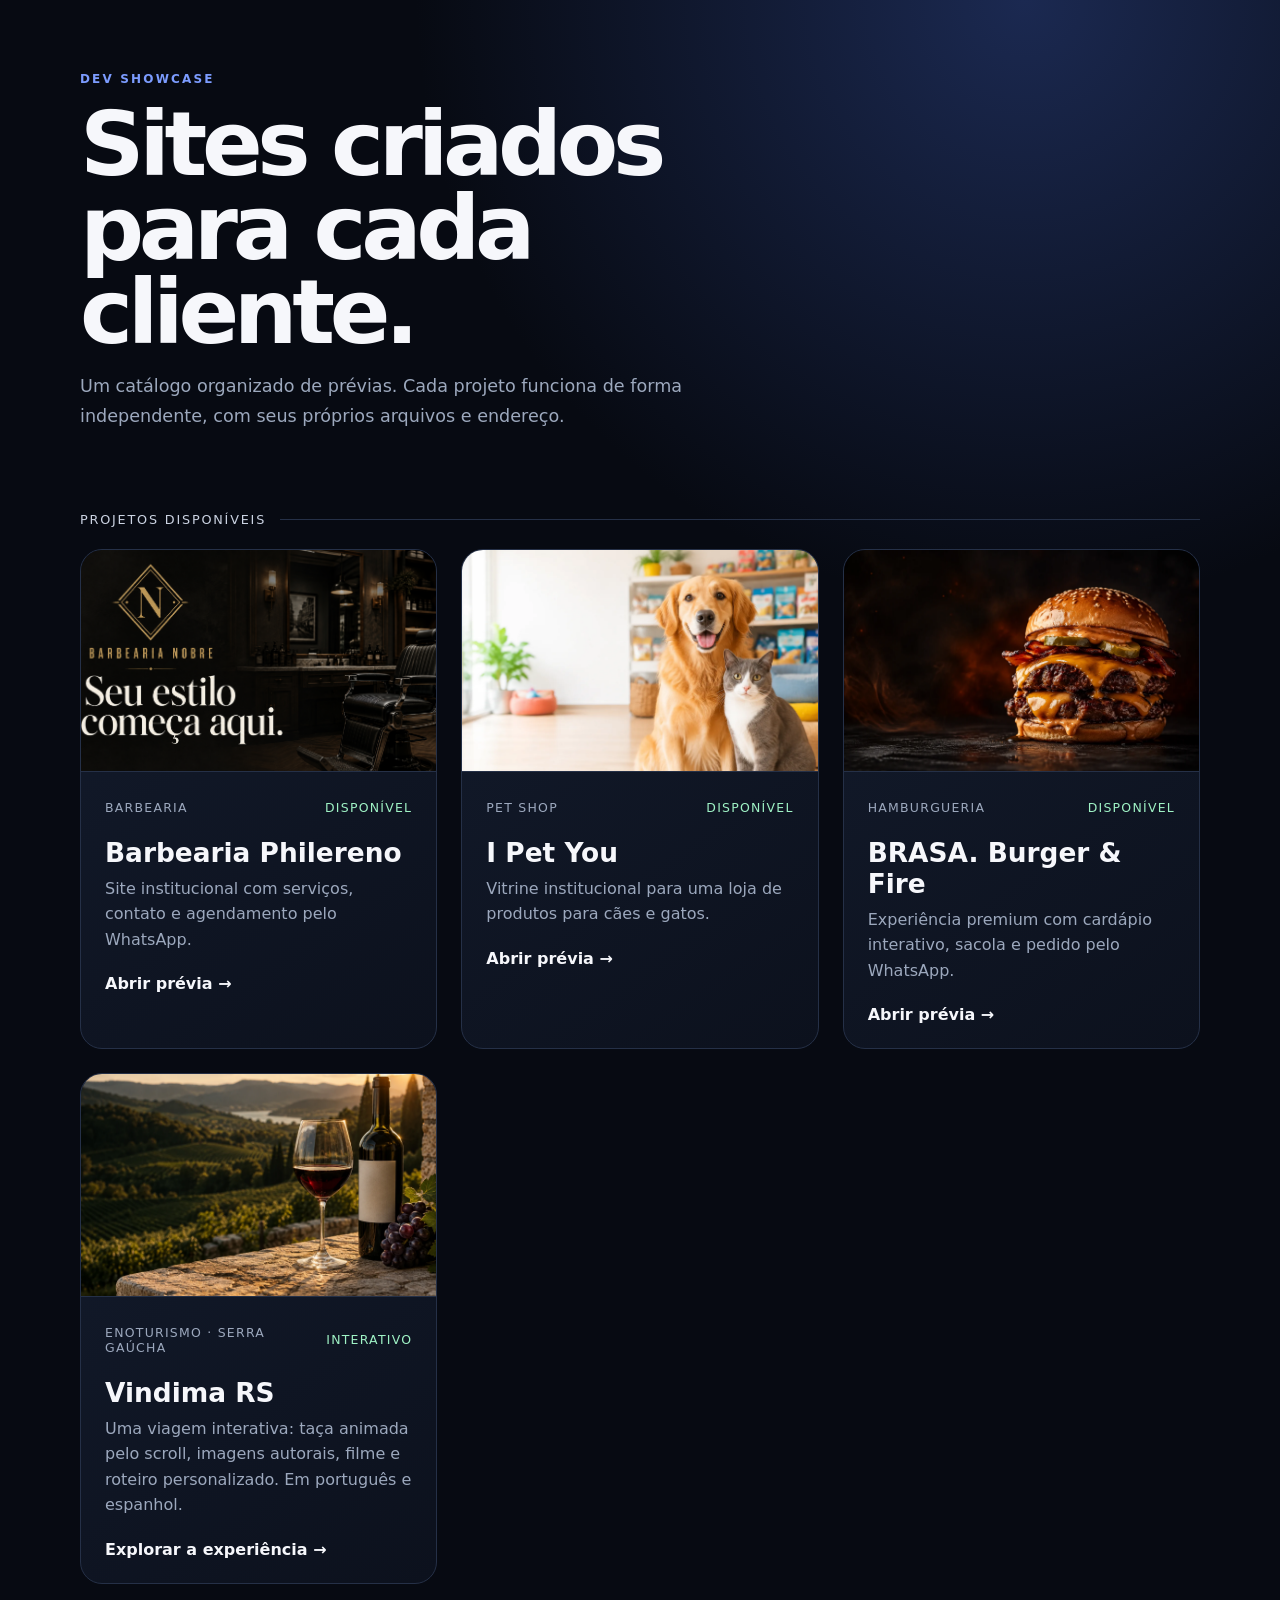
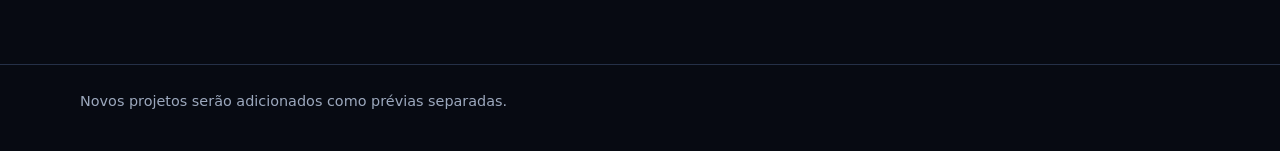
<file: index.html>
<!doctype html>
<html lang="pt-BR">
<head>
  <meta charset="UTF-8">
  <meta name="viewport" content="width=device-width, initial-scale=1.0">
  <meta name="description" content="Prévia de sites desenvolvidos para clientes.">
  <meta name="theme-color" content="#0b1020">
  <title>Dev Showcase | Prévia de clientes</title>
  <style>
    :root{color-scheme:dark;--bg:#070a12;--panel:#101624;--line:#253047;--text:#f6f7fb;--muted:#9ca8bd;--accent:#7c9cff}*{box-sizing:border-box}body{margin:0;min-width:320px;min-height:100vh;font-family:Inter,ui-sans-serif,system-ui,-apple-system,BlinkMacSystemFont,"Segoe UI",sans-serif;color:var(--text);background:radial-gradient(circle at 80% 0,#1b2951 0,transparent 38rem),var(--bg)}.wrap{width:min(1120px,calc(100% - 40px));margin:auto}header{padding:72px 0 44px}.kicker{color:var(--accent);letter-spacing:.18em;text-transform:uppercase;font-size:.75rem;font-weight:800}h1{max-width:780px;margin:16px 0;font-size:clamp(2.6rem,7vw,5.8rem);line-height:.94;letter-spacing:-.06em}.intro{max-width:650px;color:var(--muted);font-size:1.1rem;line-height:1.7}main{padding:18px 0 80px}.section-title{display:flex;align-items:center;gap:14px;margin-bottom:22px;color:#cbd3e2;font-size:.8rem;letter-spacing:.14em;text-transform:uppercase}.section-title:after{content:"";height:1px;flex:1;background:var(--line)}.grid{display:grid;grid-template-columns:repeat(auto-fit,minmax(min(100%,330px),1fr));gap:24px}.card{display:block;overflow:hidden;border:1px solid var(--line);border-radius:22px;background:linear-gradient(145deg,#131b2c,#0c111d);color:inherit;text-decoration:none;transition:transform .2s,border-color .2s}.card:hover,.card:focus-visible{transform:translateY(-5px);border-color:var(--accent);outline:none}.thumb{aspect-ratio:16/10;width:100%;object-fit:cover;border-bottom:1px solid var(--line)}.card-body{padding:24px}.meta{display:flex;justify-content:space-between;gap:16px;align-items:center;color:var(--muted);font-size:.78rem;text-transform:uppercase;letter-spacing:.1em}.status{color:#9ff2c5}h2{margin:22px 0 8px;font-size:1.65rem}.description{margin:0;color:var(--muted);line-height:1.6}.open{display:inline-flex;margin-top:22px;color:var(--text);font-weight:750}footer{border-top:1px solid var(--line);padding:28px 0 42px;color:var(--muted);font-size:.9rem}@media(max-width:600px){header{padding-top:48px}.wrap{width:min(100% - 28px,1120px)}}
  </style>
</head>
<body>
  <header class="wrap"><div class="kicker">Dev Showcase</div><h1>Sites criados para cada cliente.</h1><p class="intro">Um catálogo organizado de prévias. Cada projeto funciona de forma independente, com seus próprios arquivos e endereço.</p></header>
  <main class="wrap"><div class="section-title">Projetos disponíveis</div><div class="grid">
    <a class="card" href="./previews/barbearia-philereno/"><img class="thumb" src="./previews/barbearia-philereno/og.png" alt="Prévia do site da Barbearia Philereno"><div class="card-body"><div class="meta"><span>Barbearia</span><span class="status">Disponível</span></div><h2>Barbearia Philereno</h2><p class="description">Site institucional com serviços, contato e agendamento pelo WhatsApp.</p><span class="open">Abrir prévia →</span></div></a>
    <a class="card" href="./previews/i-pet-you/"><img class="thumb" src="./previews/i-pet-you/hero-pets.webp" alt="Prévia do site da I Pet You"><div class="card-body"><div class="meta"><span>Pet shop</span><span class="status">Disponível</span></div><h2>I Pet You</h2><p class="description">Vitrine institucional para uma loja de produtos para cães e gatos.</p><span class="open">Abrir prévia →</span></div></a>
    <a class="card" href="./previews/brasa-burger/"><img class="thumb" src="./previews/brasa-burger/assets/hero-burger.webp" alt="Prévia do site da BRASA. Burger & Fire"><div class="card-body"><div class="meta"><span>Hamburgueria</span><span class="status">Disponível</span></div><h2>BRASA. Burger & Fire</h2><p class="description">Experiência premium com cardápio interativo, sacola e pedido pelo WhatsApp.</p><span class="open">Abrir prévia →</span></div></a>
    <a class="card" href="./previews/vindima-rs/"><img class="thumb" src="./previews/vindima-rs/assets/wine-editorial.webp" alt="Vindima RS — vinho ao entardecer" loading="lazy"><div class="card-body"><div class="meta"><span>Enoturismo · Serra Gaúcha</span><span class="status">Interativo</span></div><h2>Vindima RS</h2><p class="description">Uma viagem interativa: taça animada pelo scroll, imagens autorais, filme e roteiro personalizado. Em português e espanhol.</p><span class="open">Explorar a experiência →</span></div></a>
  </div></main>
  <footer><div class="wrap">Novos projetos serão adicionados como prévias separadas.</div></footer>
</body>
</html>
</file>
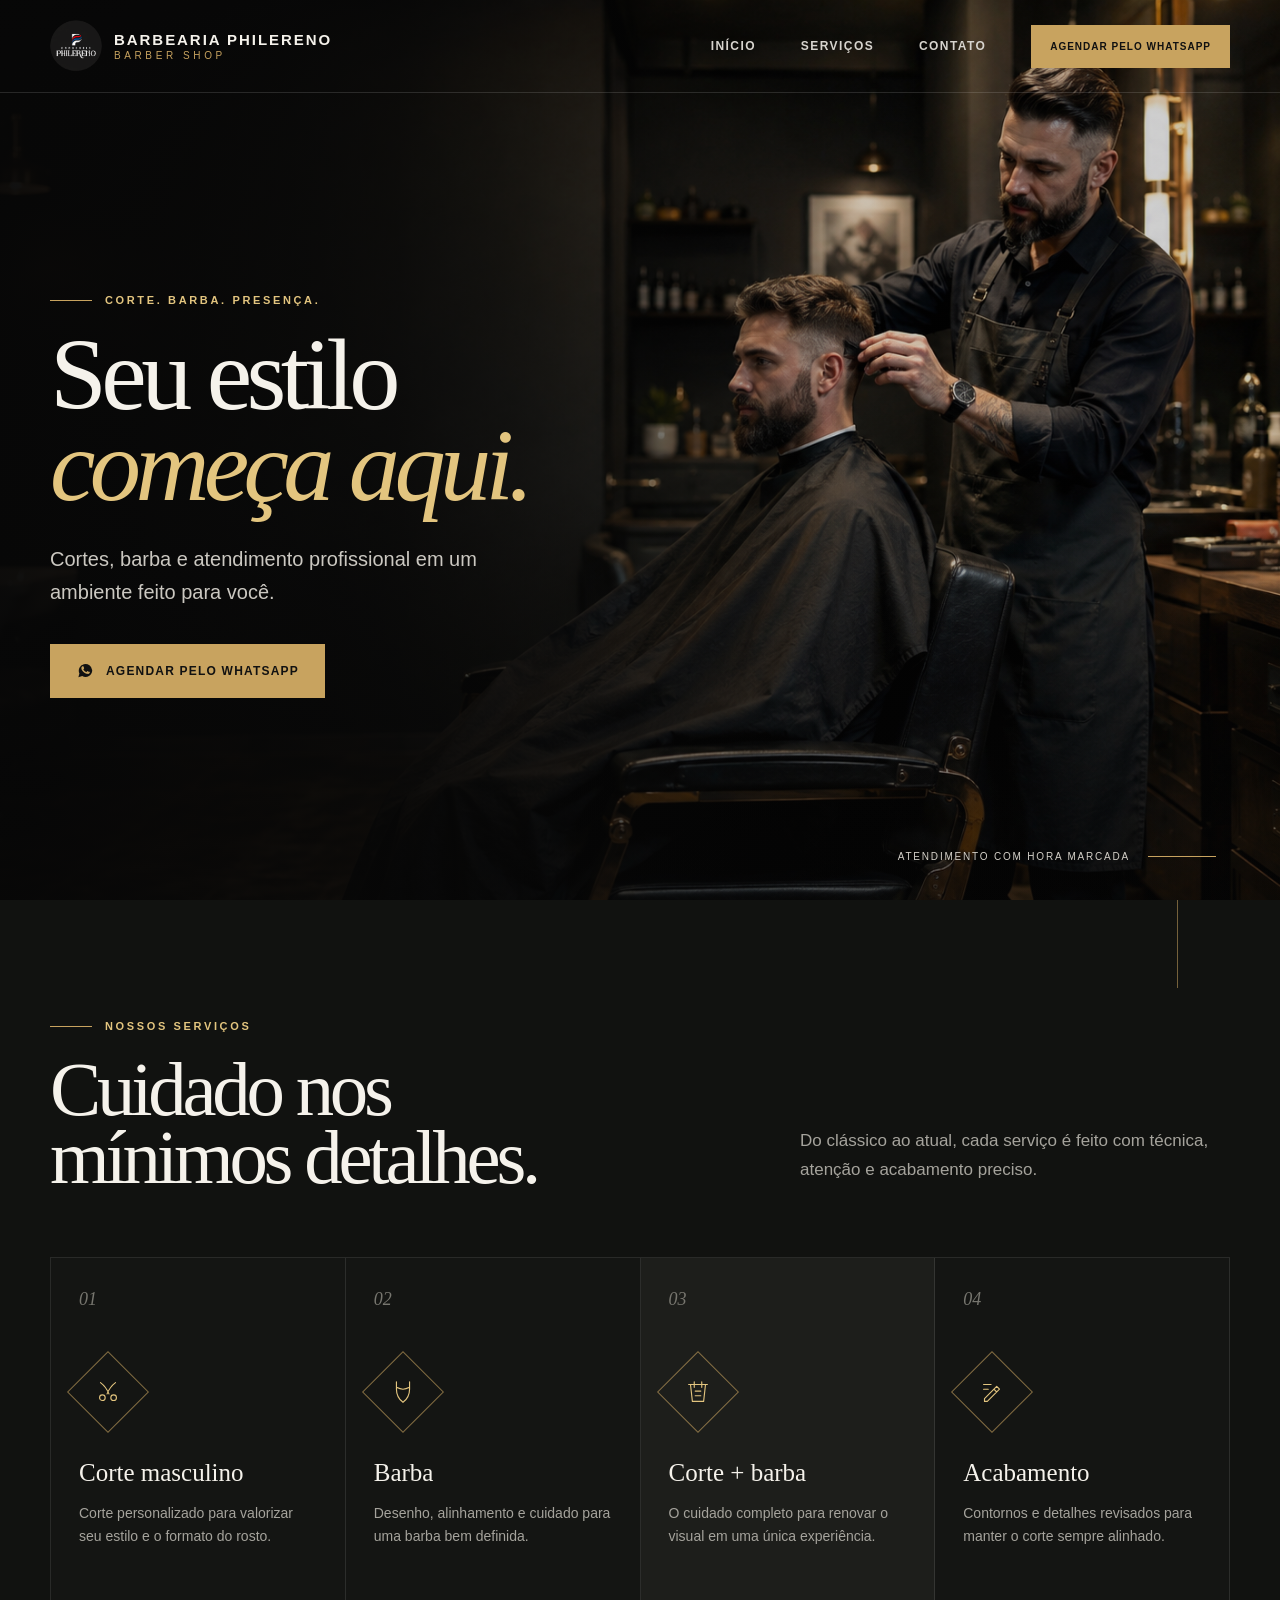
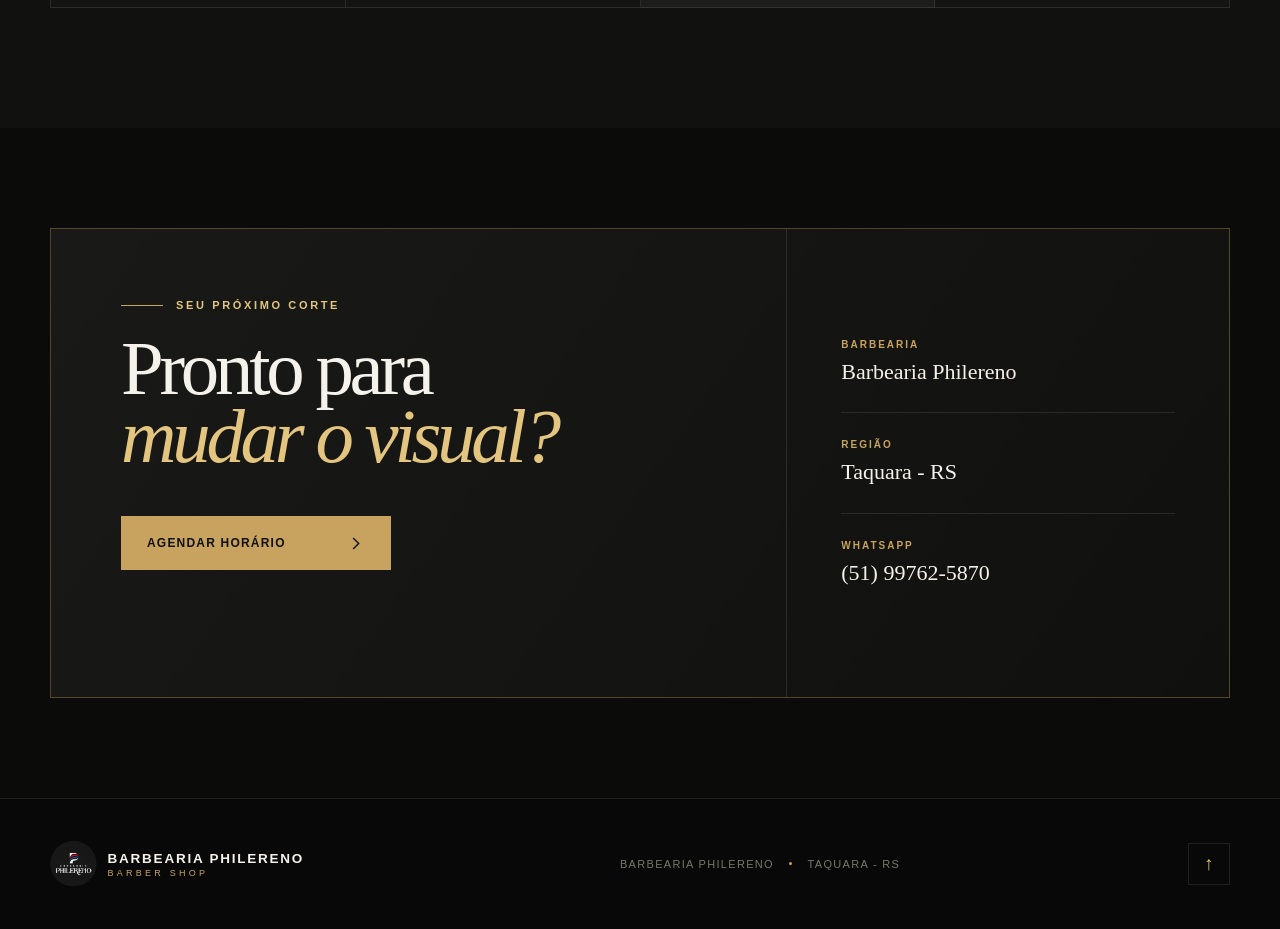
<file: previews/barbearia-philereno/index.html>
<!doctype html>
<html lang="pt-BR">
  <head>
    <meta charset="UTF-8" />
    <meta name="viewport" content="width=device-width, initial-scale=1.0" />
    <meta
      name="description"
      content="Cortes, barba e atendimento profissional em um ambiente feito para você."
    />
    <meta name="theme-color" content="#0b0b0b" />
    <meta property="og:type" content="website" />
    <meta
      property="og:url"
      content="https://joaopedrodev67-commits.github.io/dev-showcase/previews/barbearia-philereno/"
    />
    <meta
      property="og:title"
      content="Barbearia Philereno | Seu estilo começa aqui"
    />
    <meta
      property="og:description"
      content="Cortes, barba e atendimento profissional em um ambiente feito para você."
    />
    <meta
      property="og:image"
      content="https://joaopedrodev67-commits.github.io/dev-showcase/previews/barbearia-philereno/og.png"
    />
    <meta name="twitter:card" content="summary_large_image" />
    <meta
      name="twitter:title"
      content="Barbearia Philereno | Seu estilo começa aqui"
    />
    <meta
      name="twitter:description"
      content="Cortes, barba e atendimento profissional em um ambiente feito para você."
    />
    <meta
      name="twitter:image"
      content="https://joaopedrodev67-commits.github.io/dev-showcase/previews/barbearia-philereno/og.png"
    />
    <link
      rel="canonical"
      href="https://joaopedrodev67-commits.github.io/dev-showcase/previews/barbearia-philereno/"
    />
    <link rel="icon" href="./favicon.png" type="image/png" />
    <title>Barbearia Philereno | Seu estilo começa aqui</title>
    <script type="module" crossorigin src="./assets/index-BraZZXdh.js"></script>
    <link rel="stylesheet" crossorigin href="./assets/index-Ds2U-8k3.css" />
  </head>
  <body>
    <a class="skip-link" href="#conteudo">Ir para o conteúdo</a>
    <header class="site-header" id="inicio">
      <div class="container nav-wrap">
        <a class="brand" href="#inicio" aria-label="Barbearia Philereno — início">
          <img
            class="brand-logo"
            src="./favicon.png"
            alt="Logo Barbearia Philereno"
          />
          <span class="brand-copy"
            ><strong data-business-name>Barbearia Philereno</strong
            ><small>Barber shop</small></span
          >
        </a>
        <button
          class="menu-toggle"
          type="button"
          aria-expanded="false"
          aria-controls="main-menu"
          aria-label="Abrir menu"
        >
          <span></span><span></span>
        </button>
        <nav class="main-nav" id="main-menu" aria-label="Navegação principal">
          <a href="#inicio">Início</a><a href="#servicos">Serviços</a
          ><a href="#contato">Contato</a>
          <a
            class="button button-small whatsapp-link"
            href="#"
            target="_blank"
            rel="noopener"
            >Agendar pelo WhatsApp</a
          >
        </nav>
      </div>
    </header>
    <main id="conteudo">
      <section class="hero" aria-labelledby="hero-title">
        <img
          class="hero-image"
          src="./hero-barbearia.png"
          alt="Barbeiro profissional finalizando o corte de um cliente em uma barbearia moderna"
          fetchpriority="high"
        />
        <div class="hero-overlay" aria-hidden="true"></div>
        <div class="container hero-content">
          <p class="eyebrow"><span></span> Corte. Barba. Presença.</p>
          <h1 id="hero-title">Seu estilo<br /><em>começa aqui.</em></h1>
          <p class="hero-text">
            Cortes, barba e atendimento profissional em um ambiente feito para
            você.
          </p>
          <a
            class="button whatsapp-link"
            href="#"
            target="_blank"
            rel="noopener"
          >
            <svg aria-hidden="true" viewBox="0 0 24 24">
              <path
                d="M20.5 11.6a8.5 8.5 0 0 1-12.6 7.5L3 20.5l1.3-4.7a8.5 8.5 0 1 1 16.2-4.2Zm-4.3 2c-.2-.1-1.4-.7-1.6-.8-.2-.1-.4-.1-.6.1l-.7.9c-.2.2-.3.2-.6.1a6.8 6.8 0 0 1-3.3-2.9c-.2-.3 0-.5.1-.6l.5-.6.2-.5c.1-.2 0-.4 0-.5l-.7-1.7c-.2-.5-.4-.4-.6-.4h-.5c-.2 0-.5.1-.7.3-.2.3-.9.9-.9 2.2s.9 2.5 1.1 2.7c.1.2 1.8 2.8 4.5 3.8.6.3 1.1.4 1.5.5.6.2 1.2.2 1.7.1.5-.1 1.4-.6 1.7-1.2.2-.6.2-1.1.1-1.2-.1-.2-.3-.2-.5-.3Z"
              />
            </svg>
            Agendar pelo WhatsApp
          </a>
        </div>
        <div class="hero-caption" aria-hidden="true">
          <span>Atendimento com hora marcada</span
          ><span class="caption-line"></span>
        </div>
      </section>
      <section
        class="services section"
        id="servicos"
        aria-labelledby="services-title"
      >
        <div class="container">
          <div class="section-heading">
            <div>
              <p class="eyebrow"><span></span> Nossos serviços</p>
              <h2 id="services-title">Cuidado nos<br />mínimos detalhes.</h2>
            </div>
            <p>
              Do clássico ao atual, cada serviço é feito com técnica, atenção e
              acabamento preciso.
            </p>
          </div>
          <div class="service-grid">
            <article class="service-card">
              <span class="service-number">01</span>
              <div class="service-icon" aria-hidden="true">
                <svg viewBox="0 0 32 32">
                  <path
                    d="M8 6c4 3 7 7 9 12m7-12c-4 3-7 7-9 12M10 25a3 3 0 1 1 0-6 3 3 0 0 1 0 6Zm12 0a3 3 0 1 1 0-6 3 3 0 0 1 0 6Z"
                  />
                </svg>
              </div>
              <h3>Corte masculino</h3>
              <p>
                Corte personalizado para valorizar seu estilo e o formato do
                rosto.
              </p>
            </article>
            <article class="service-card">
              <span class="service-number">02</span>
              <div class="service-icon" aria-hidden="true">
                <svg viewBox="0 0 32 32">
                  <path
                    d="M9 5v8c0 6 3 11 7 14 4-3 7-8 7-14V5m-14 6c2 1 4 2 7 2s5-1 7-2"
                  />
                </svg>
              </div>
              <h3>Barba</h3>
              <p>Desenho, alinhamento e cuidado para uma barba bem definida.</p>
            </article>
            <article class="service-card featured-card">
              <span class="service-number">03</span>
              <div class="service-icon" aria-hidden="true">
                <svg viewBox="0 0 32 32">
                  <path
                    d="M6 8h20M8 8l2 18h12l2-18M12 5v6m8-6v6M13 15h6m-6 5h6"
                  />
                </svg>
              </div>
              <h3>Corte + barba</h3>
              <p>
                O cuidado completo para renovar o visual em uma única
                experiência.
              </p>
            </article>
            <article class="service-card">
              <span class="service-number">04</span>
              <div class="service-icon" aria-hidden="true">
                <svg viewBox="0 0 32 32">
                  <path
                    d="m8 23 13-13 3 3-13 13H8v-3Zm10-10 3 3M7 8h8m-8 5h5"
                  />
                </svg>
              </div>
              <h3>Acabamento</h3>
              <p>
                Contornos e detalhes revisados para manter o corte sempre
                alinhado.
              </p>
            </article>
          </div>
        </div>
      </section>
      <section
        class="contact section"
        id="contato"
        aria-labelledby="contact-title"
      >
        <div class="container contact-panel">
          <div class="contact-main">
            <p class="eyebrow"><span></span> Seu próximo corte</p>
            <h2 id="contact-title">
              Pronto para<br /><em>mudar o visual?</em>
            </h2>
            <a
              class="button button-large whatsapp-link"
              href="#"
              target="_blank"
              rel="noopener"
              >Agendar horário<svg aria-hidden="true" viewBox="0 0 24 24">
                <path d="m9 5 7 7-7 7" /></svg
            ></a>
          </div>
          <address class="contact-details">
            <div>
              <span>Barbearia</span
              ><strong data-business-name>Barbearia Philereno</strong>
            </div>
            <div>
              <span>Região</span><strong data-city>Taquara - RS</strong>
            </div>
            <div>
              <span>WhatsApp</span
              ><a
                class="whatsapp-link"
                data-phone-display
                href="#"
                target="_blank"
                rel="noopener"
                >(51) 99762-5870</a
              >
            </div>
          </address>
        </div>
      </section>
    </main>
    <footer class="site-footer">
      <div class="container footer-inner">
        <a class="brand brand-footer" href="#inicio">
          <img
            class="brand-logo"
            src="./favicon.png"
            alt="Logo Barbearia Philereno"
          />
          <span class="brand-copy">
            <strong data-business-name>Barbearia Philereno</strong>
            <small>Barber shop</small>
          </span>
        </a>
        <p>
          <span data-business-name>Barbearia Philereno</span> <i></i>
          <span data-city>Taquara - RS</span>
        </p>
        <a href="#inicio" class="back-top" aria-label="Voltar ao início">↑</a>
      </div>
    </footer>
  </body>
</html>
</file>
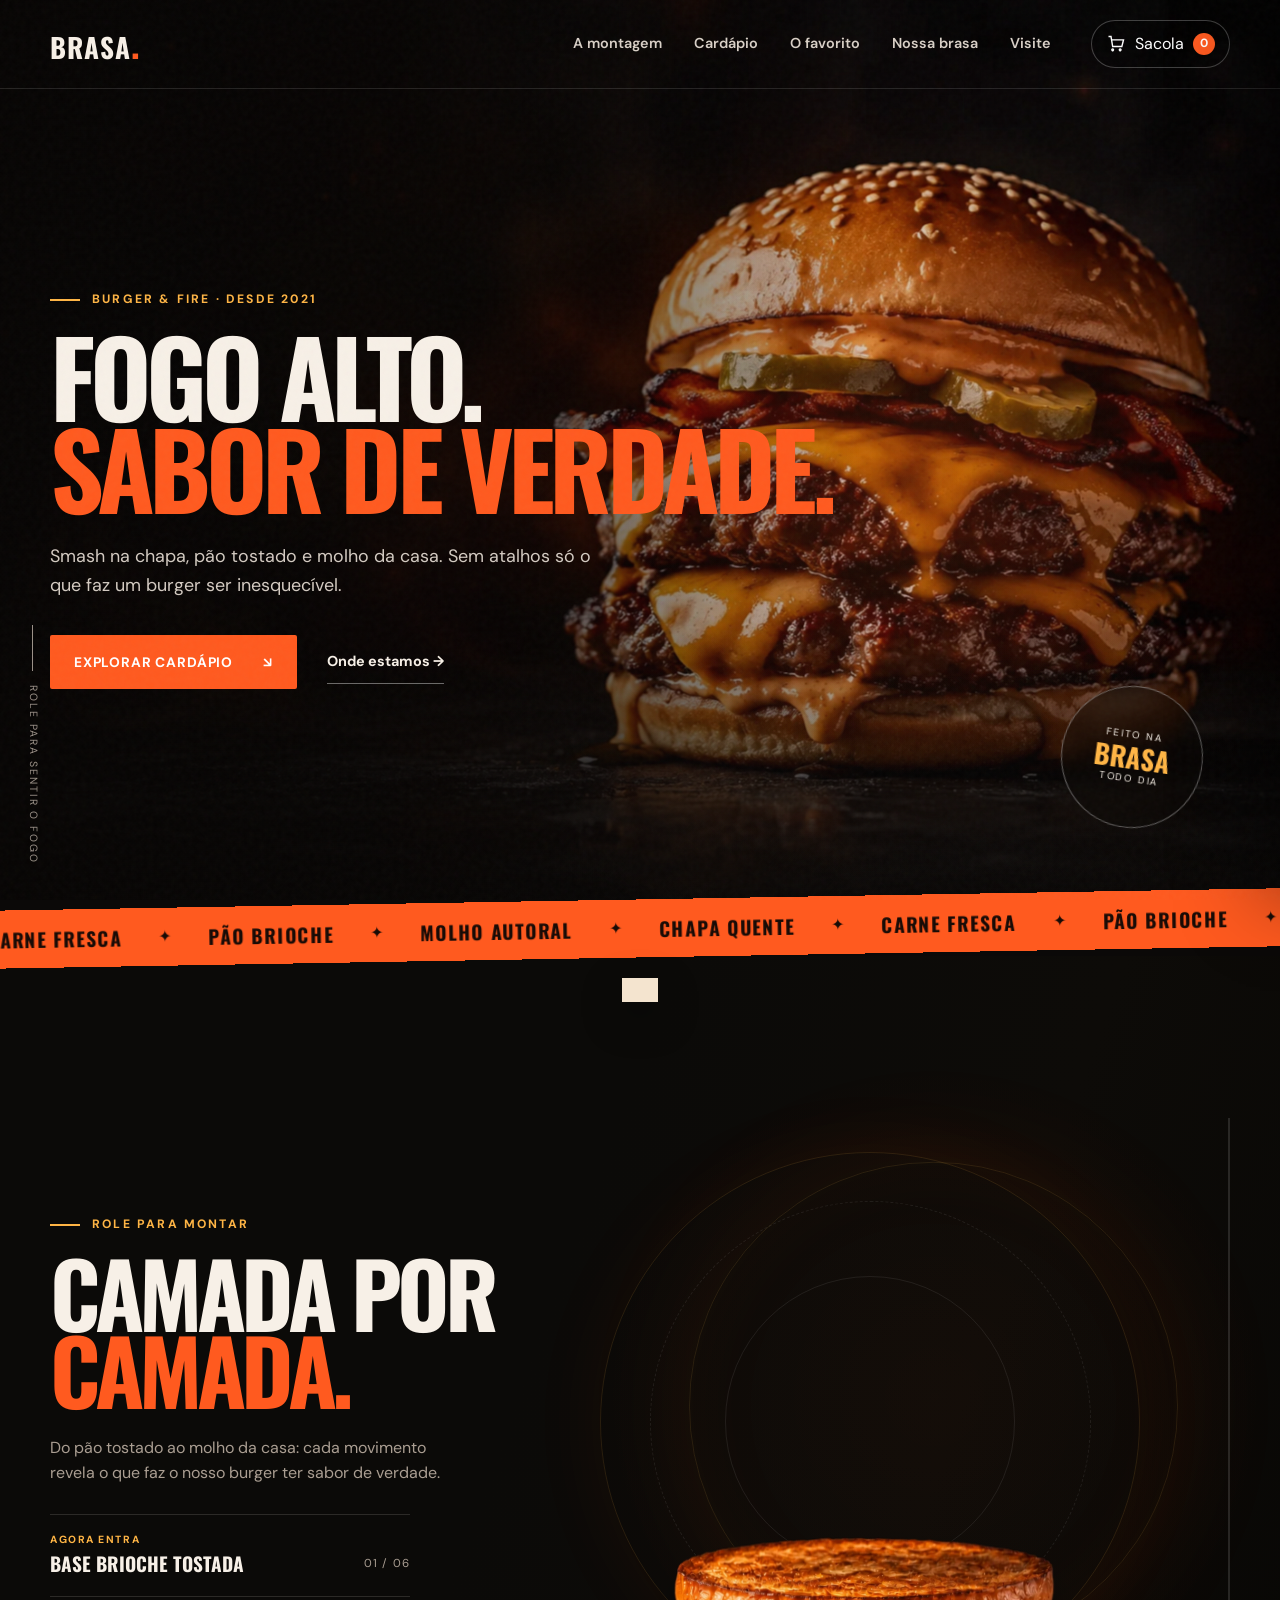
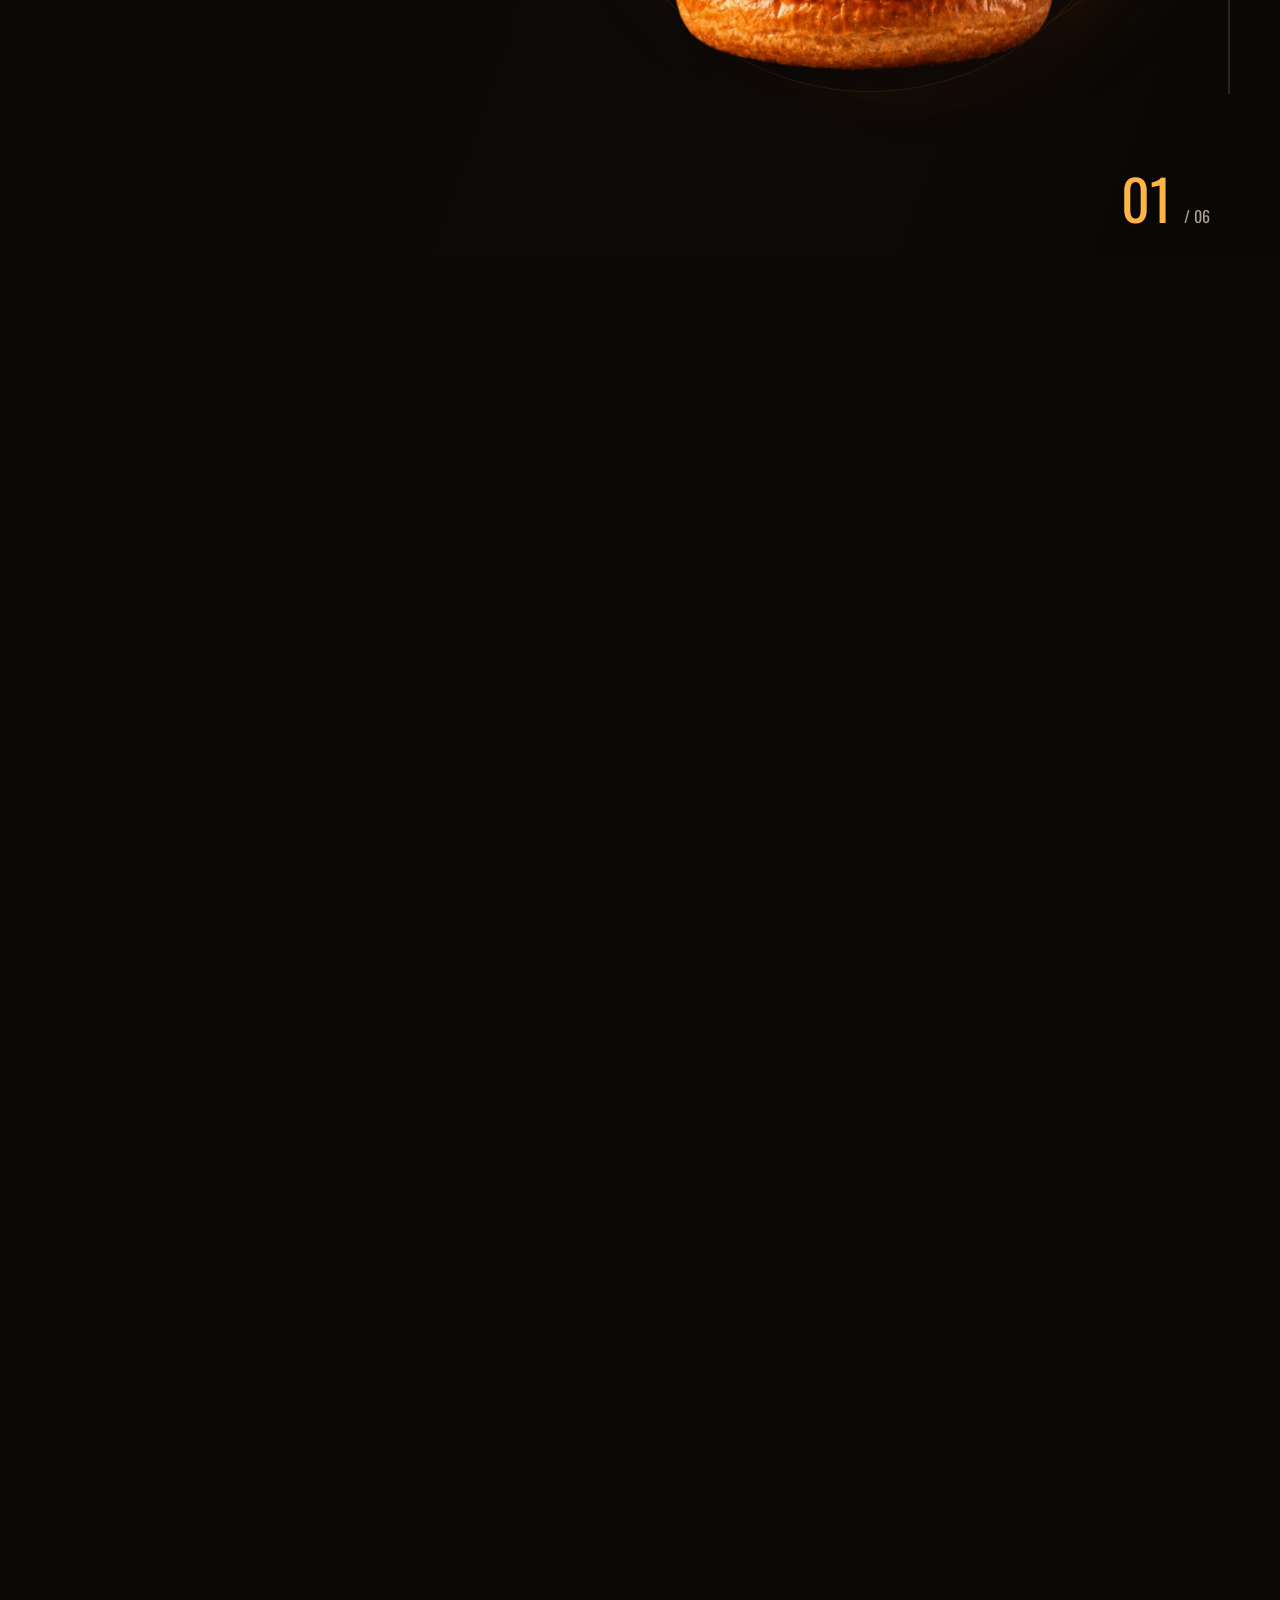
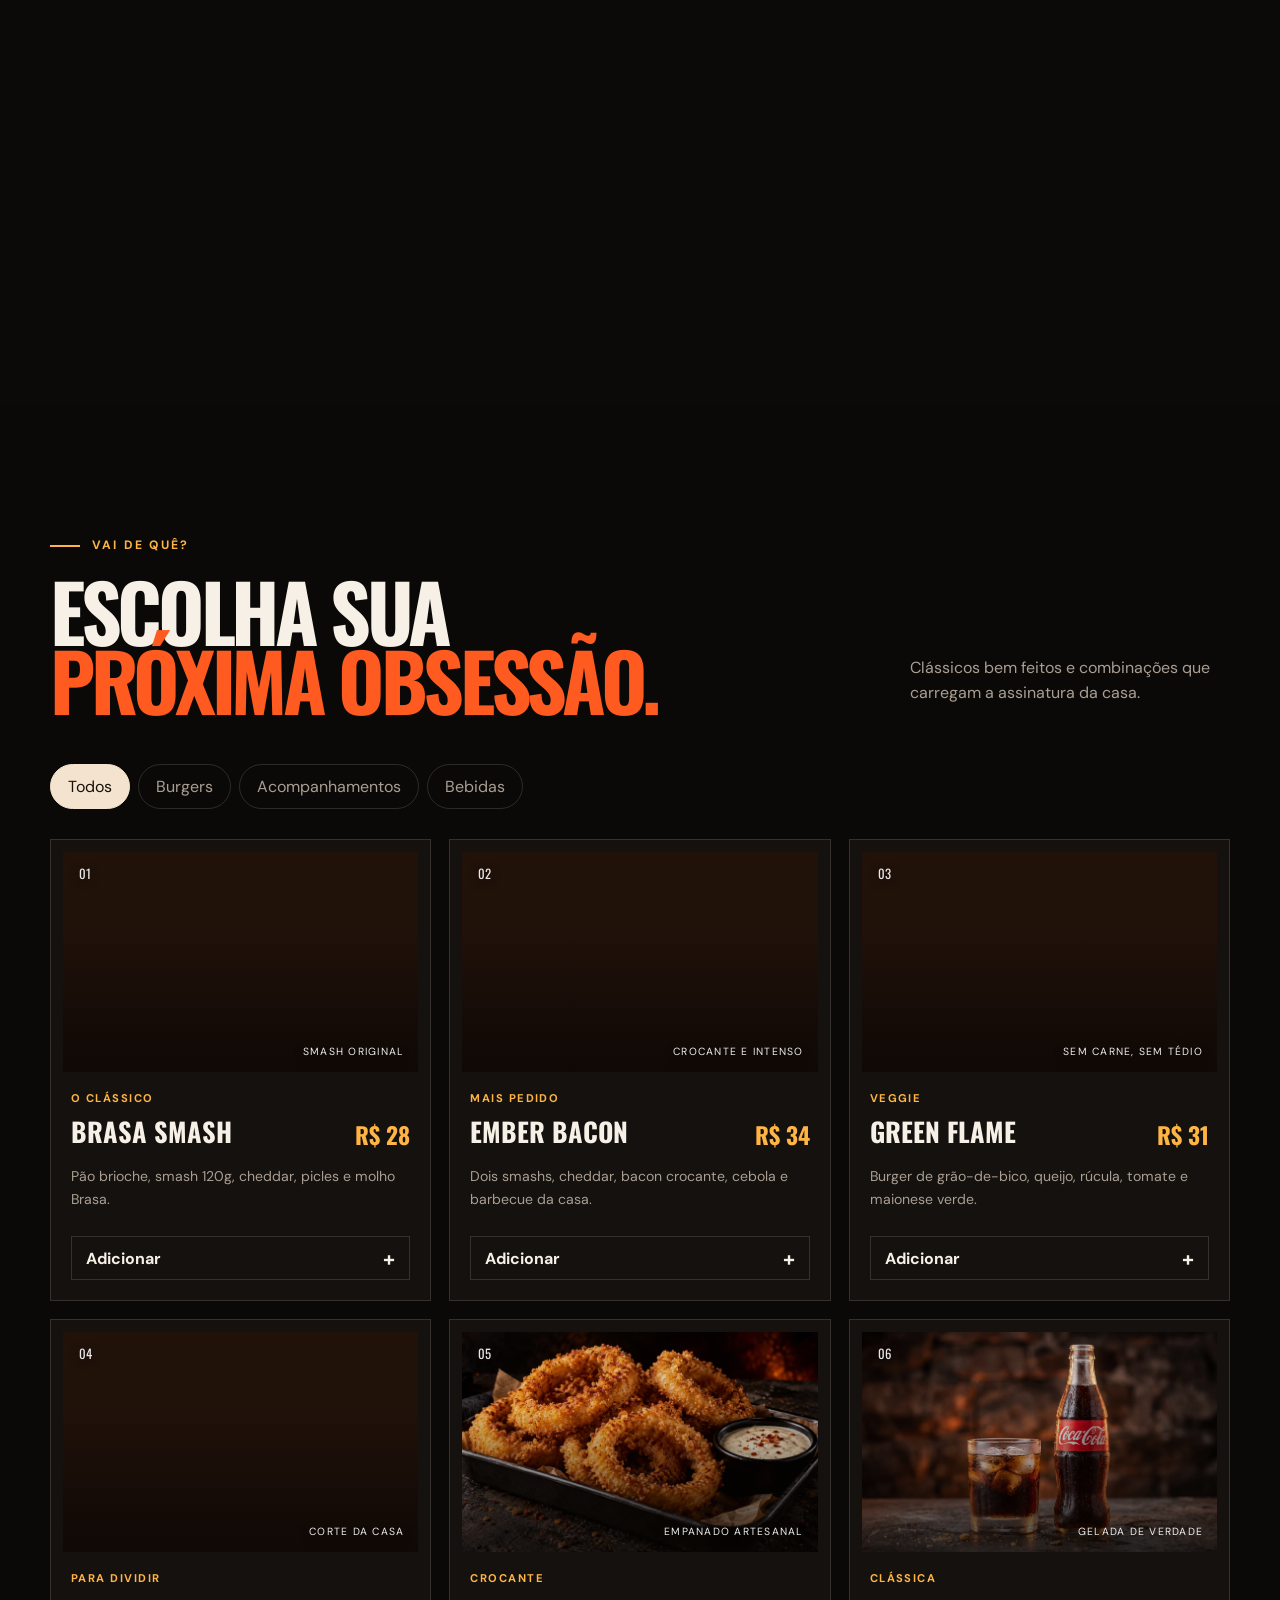
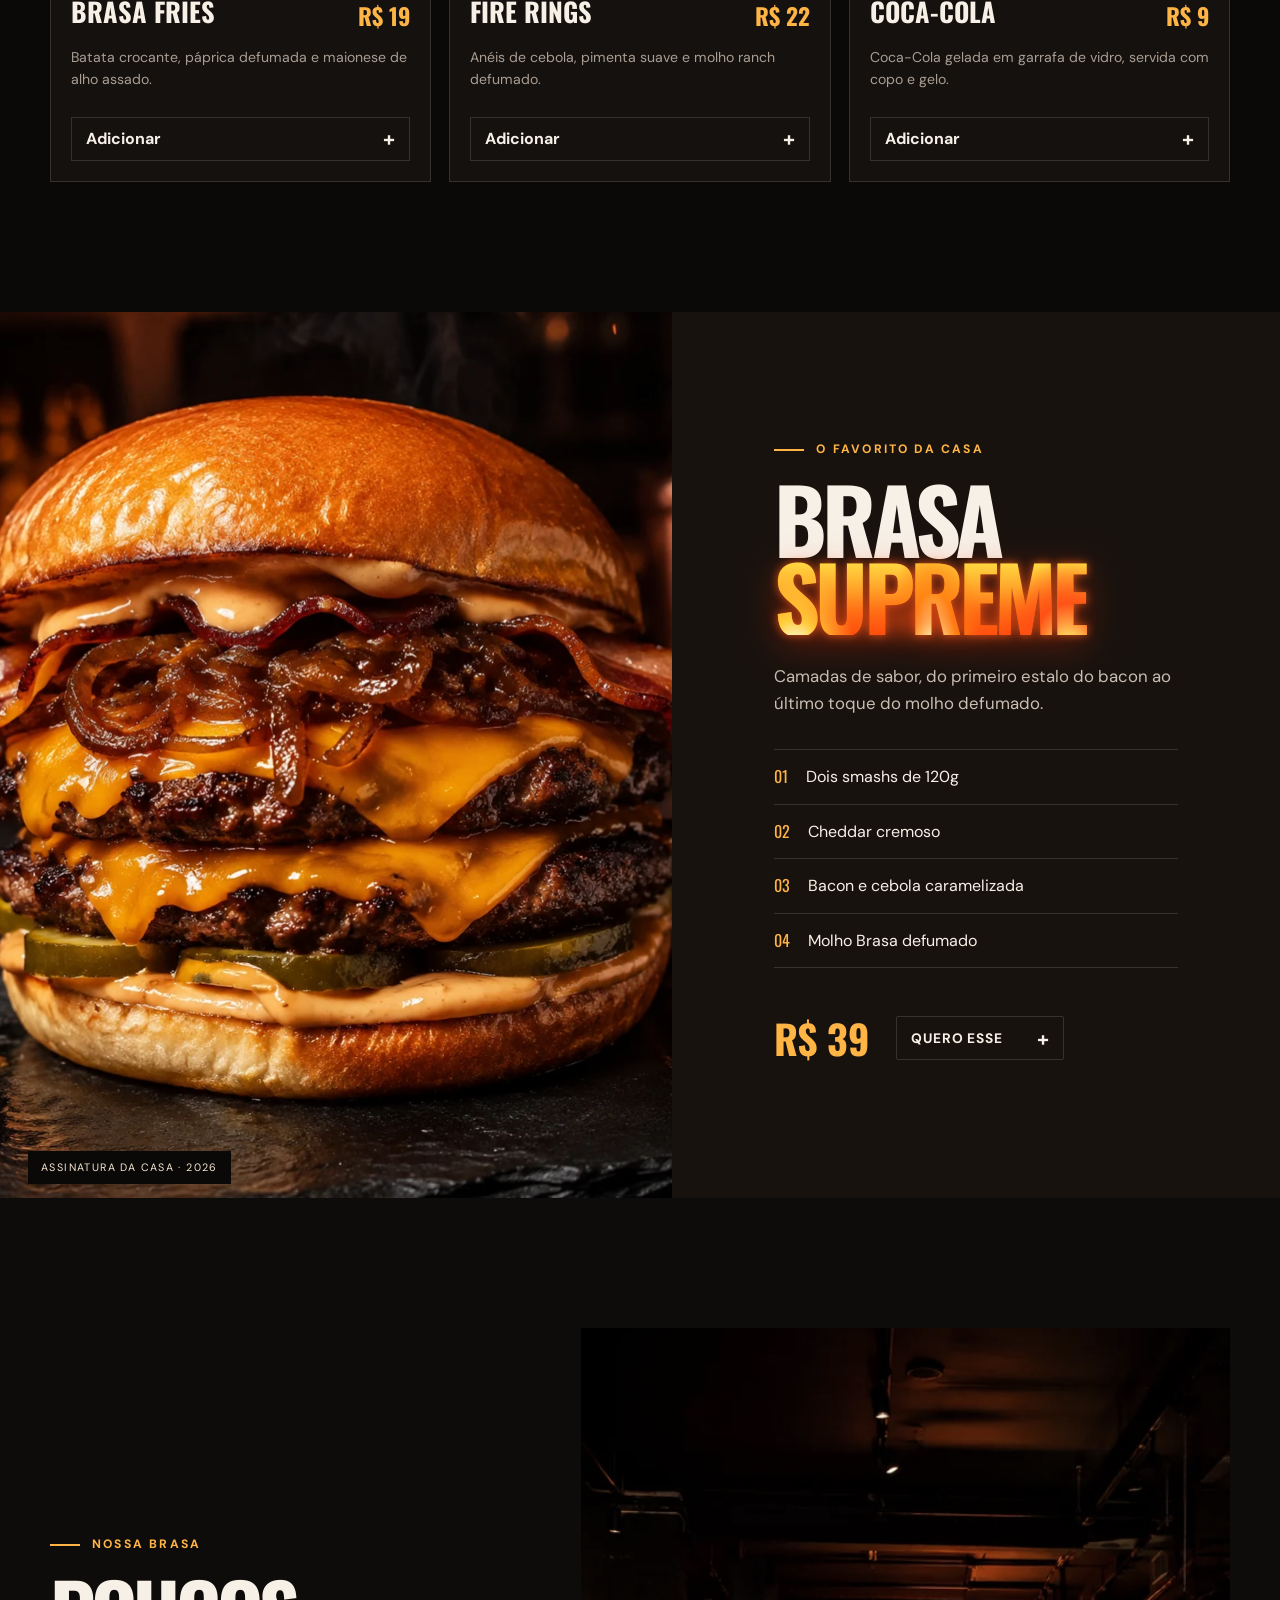
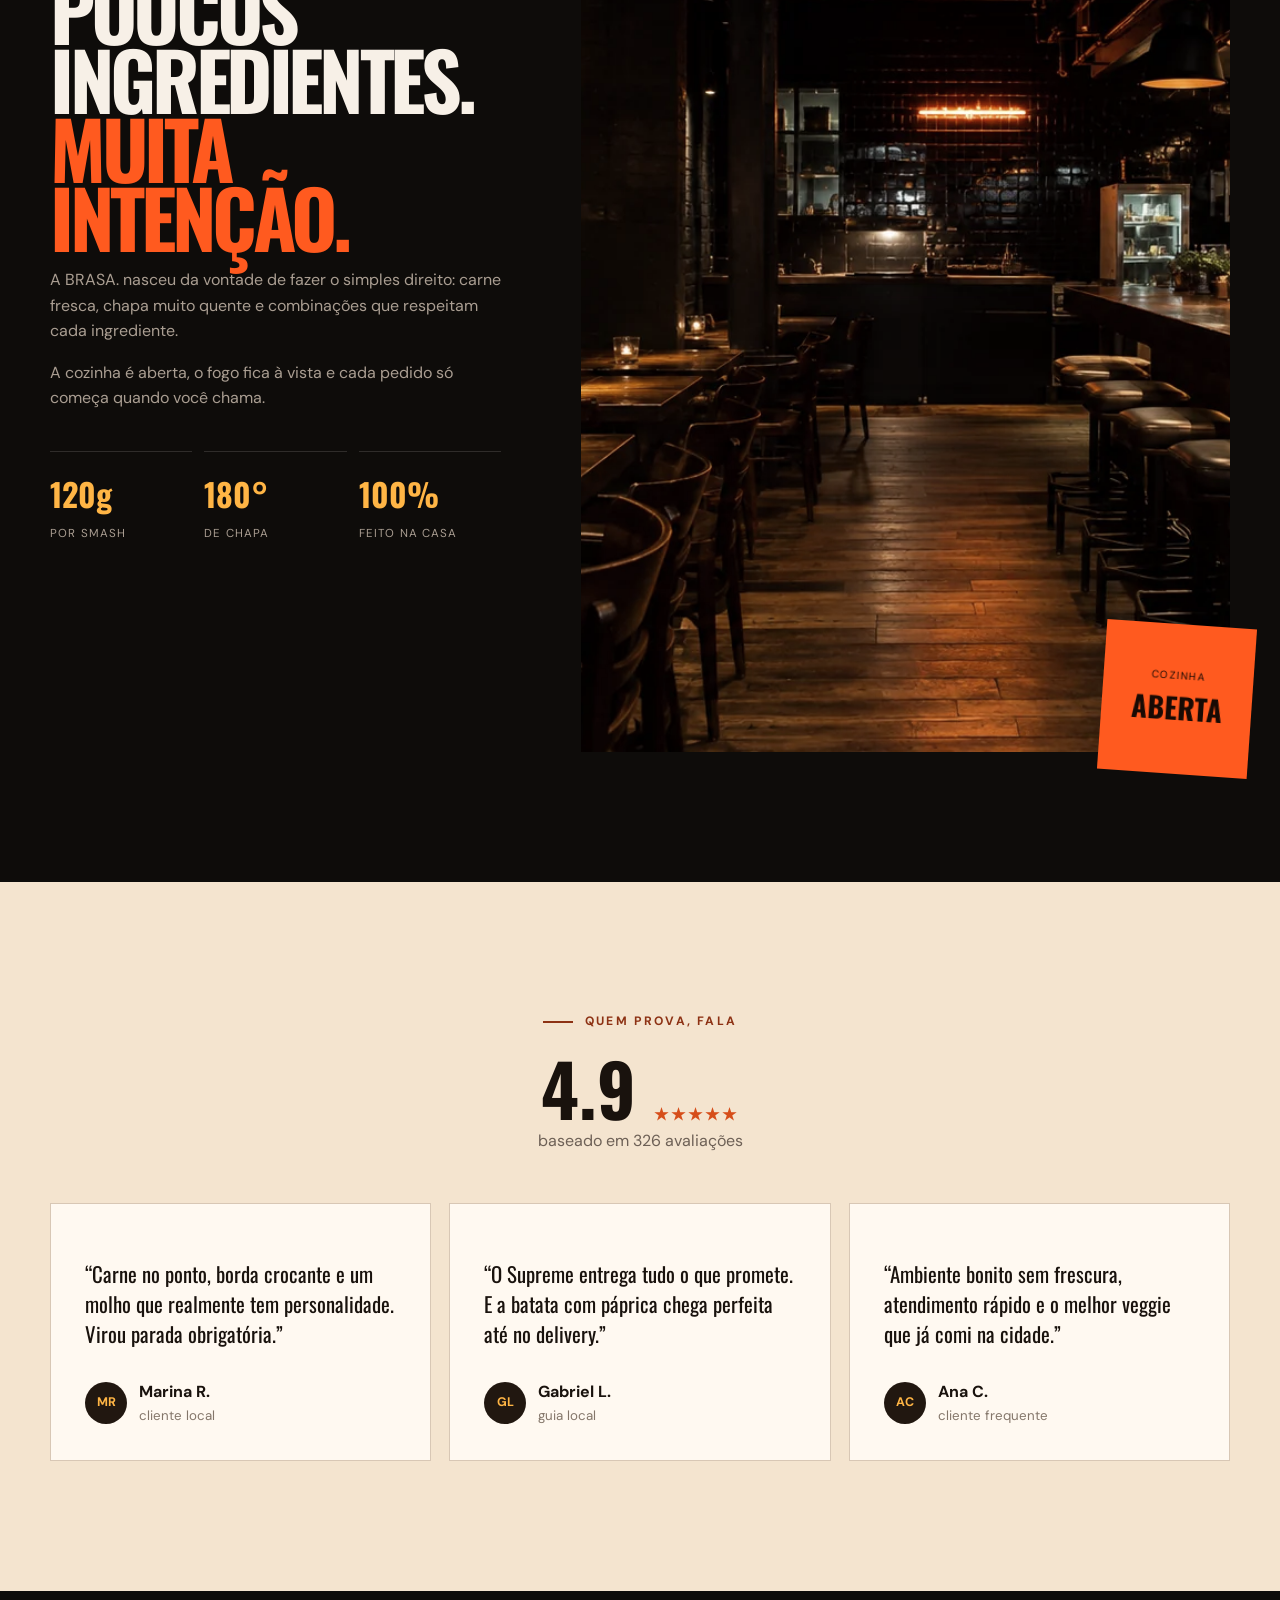
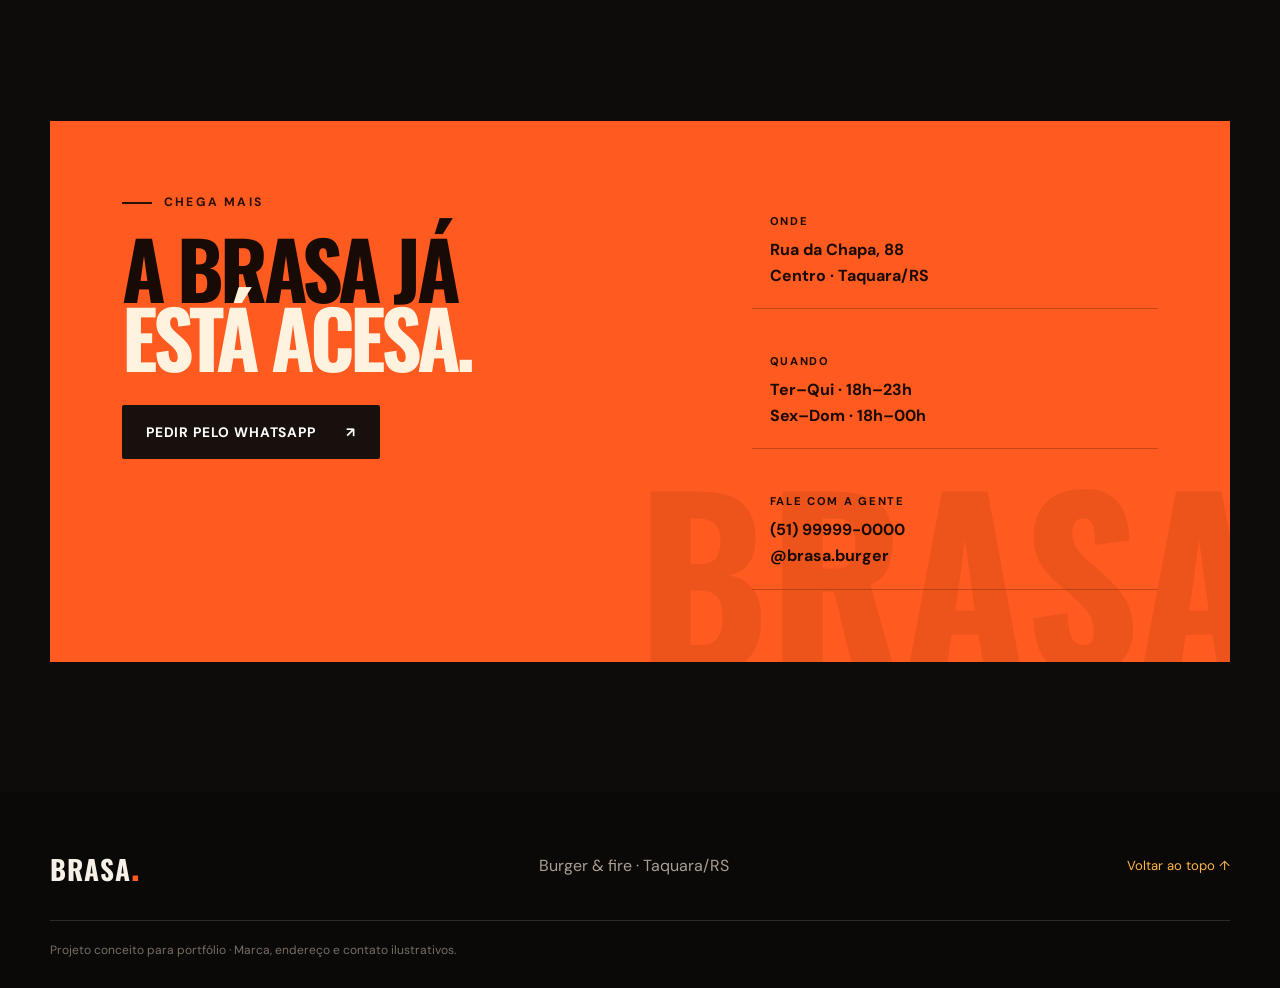
<file: previews/brasa-burger/index.html>
<!doctype html>
<html lang="pt-BR">
<head>
  <meta charset="UTF-8">
  <meta name="viewport" content="width=device-width, initial-scale=1.0">
  <meta name="description" content="BRASA. — smash burgers feitos no fogo, com ingredientes selecionados e sabor sem atalhos.">
  <meta name="theme-color" content="#0b0908">
  <meta property="og:type" content="website">
  <meta property="og:title" content="BRASA. | Burger & Fire">
  <meta property="og:description" content="Fogo alto. Sabor de verdade. Conheça nossos smash burgers.">
  <meta property="og:image" content="https://joaopedrodev67-commits.github.io/dev-showcase/previews/brasa-burger/assets/hero-burger.webp">
  <title>BRASA. | Burger & Fire</title>
  <link rel="icon" href="./assets/hero-burger.webp" type="image/webp">
  <link rel="preconnect" href="https://fonts.googleapis.com">
  <link rel="preconnect" href="https://fonts.gstatic.com" crossorigin>
  <link href="https://fonts.googleapis.com/css2?family=DM+Sans:wght@400;500;600;700&family=Oswald:wght@500;600;700&display=swap" rel="stylesheet">
  <link rel="preload" as="image" href="./assets/hero-burger.webp" fetchpriority="high">
  <link rel="preload" as="image" href="./assets/layers/layer-bottom-bun.webp" type="image/webp">
  <link rel="stylesheet" href="./styles.css">
</head>
<body>
  <a class="skip-link" href="#conteudo">Ir para o conteúdo</a>
  <div class="noise" aria-hidden="true"></div>

  <header class="site-header" id="inicio">
    <div class="container nav-wrap">
      <a class="brand" href="#inicio" aria-label="BRASA. — início"><span>BRASA</span><b>.</b></a>
      <button class="menu-toggle" type="button" aria-expanded="false" aria-controls="main-menu" aria-label="Abrir menu">
        <span></span><span></span>
      </button>
      <nav class="main-nav" id="main-menu" aria-label="Navegação principal">
        <a href="#montagem">A montagem</a>
        <a href="#cardapio">Cardápio</a>
        <a href="#assinatura">O favorito</a>
        <a href="#sobre">Nossa brasa</a>
        <a href="#visite">Visite</a>
      </nav>
      <button class="cart-button" type="button" aria-label="Abrir sacola, 0 itens" aria-controls="cart-panel">
        <svg viewBox="0 0 24 24" aria-hidden="true"><path d="M6 7h15l-2 8H8L6 3H3m6 16a1 1 0 1 0 0 .01M18 19a1 1 0 1 0 0 .01"/></svg>
        <span>Sacola</span><b class="cart-count" aria-hidden="true">0</b>
      </button>
    </div>
  </header>

  <main id="conteudo">
    <section class="hero" aria-labelledby="hero-title">
      <img class="hero-image" src="./assets/hero-burger.webp" alt="Hambúrguer artesanal duplo com cheddar, bacon e picles" width="1536" height="1024">
      <div class="hero-shade" aria-hidden="true"></div>
      <div class="container hero-content">
        <p class="eyebrow reveal"><span></span> Burger & fire · desde 2021</p>
        <h1 id="hero-title" class="reveal">Fogo alto.<br><em>Sabor de verdade.</em></h1>
        <p class="hero-copy reveal">Smash na chapa, pão tostado e molho da casa. Sem atalhos  só o que faz um burger ser inesquecível.</p>
        <div class="hero-actions reveal">
          <a class="button button-primary" href="#cardapio">Explorar cardápio <span aria-hidden="true">↘</span></a>
          <a class="text-link" href="#visite">Onde estamos <span aria-hidden="true">→</span></a>
        </div>
      </div>
      <div class="hero-stamp" aria-hidden="true"><span>feito na</span><strong>BRASA</strong><span>todo dia</span></div>
      <div class="scroll-note" aria-hidden="true"><span></span> role para sentir o fogo</div>
    </section>

    <section class="proof-strip" aria-label="Diferenciais">
      <div class="marquee">
        <div class="marquee-track">
          <span>Carne fresca</span><i>✦</i><span>Pão brioche</span><i>✦</i><span>Molho autoral</span><i>✦</i><span>Chapa quente</span><i>✦</i>
          <span aria-hidden="true">Carne fresca</span><i aria-hidden="true">✦</i><span aria-hidden="true">Pão brioche</span><i aria-hidden="true">✦</i><span aria-hidden="true">Molho autoral</span><i aria-hidden="true">✦</i><span aria-hidden="true">Chapa quente</span><i aria-hidden="true">✦</i>
        </div>
      </div>
    </section>

    <section class="burger-assembly" id="montagem" aria-labelledby="assembly-title">
      <div class="assembly-sticky">
        <div class="assembly-ambient" aria-hidden="true"></div>
        <div class="container assembly-layout">
          <div class="assembly-copy">
            <p class="eyebrow"><span></span> Role para montar</p>
            <h2 id="assembly-title">Camada por<br><em>camada.</em></h2>
            <p>Do pão tostado ao molho da casa: cada movimento revela o que faz o nosso burger ter sabor de verdade.</p>
            <div class="assembly-status" aria-live="off">
              <span>Agora entra</span><strong>Base brioche tostada</strong><small>01 / 06</small>
            </div>
          </div>
          <div class="burger-stage" role="img" aria-label="Hambúrguer sendo montado camada por camada conforme a página é rolada">
            <div class="stage-ring" aria-hidden="true"></div>
            <img class="burger-layer layer-top" data-step="5" src="./assets/layers/layer-top-bun.webp" alt="" width="1024" height="328" loading="lazy">
            <img class="burger-layer layer-pickles" data-step="4" src="./assets/layers/layer-pickles-sauce.webp" alt="" width="1024" height="164" loading="lazy">
            <img class="burger-layer layer-bacon" data-step="3" src="./assets/layers/layer-bacon-cheese.webp" alt="" width="1024" height="221" loading="lazy">
            <img class="burger-layer layer-patty-one" data-step="2" src="./assets/layers/layer-cheddar-patty.webp" alt="" width="1024" height="204" loading="lazy">
            <img class="burger-layer layer-patty-two" data-step="1" src="./assets/layers/layer-onion-patty.webp" alt="" width="1024" height="248" loading="lazy">
            <img class="burger-layer layer-bottom" data-step="0" src="./assets/layers/layer-bottom-bun.webp" alt="" width="1024" height="244">
          </div>
          <div class="assembly-progress" aria-hidden="true"><span></span></div>
          <p class="assembly-counter" aria-hidden="true">01 <span>/ 06</span></p>
        </div>
      </div>
    </section>

    <section class="menu-section section" id="cardapio" aria-labelledby="menu-title">
      <div class="container">
        <div class="section-heading reveal">
          <div><p class="eyebrow"><span></span> Vai de quê?</p><h2 id="menu-title">Escolha sua<br><em>próxima obsessão.</em></h2></div>
          <p>Clássicos bem feitos e combinações que carregam a assinatura da casa.</p>
        </div>
        <div class="menu-filters reveal" role="group" aria-label="Filtrar cardápio">
          <button class="filter is-active" type="button" data-filter="all" aria-pressed="true">Todos</button>
          <button class="filter" type="button" data-filter="burger" aria-pressed="false">Burgers</button>
          <button class="filter" type="button" data-filter="side" aria-pressed="false">Acompanhamentos</button>
          <button class="filter" type="button" data-filter="drink" aria-pressed="false">Bebidas</button>
        </div>
        <div class="menu-grid">
          <article class="menu-card reveal" data-category="burger">
            <div class="card-art"><img class="menu-photo" src="./assets/menu/brasa-smash.webp" alt="Brasa Smash com cheddar, picles e molho da casa" width="1600" height="893" loading="lazy" decoding="async"><span>01</span><small>smash original</small></div>
            <div class="card-body"><div><p>O clássico</p><h3>Brasa Smash</h3></div><strong>R$ 28</strong></div>
            <p class="ingredients">Pão brioche, smash 120g, cheddar, picles e molho Brasa.</p>
            <button class="add-button" type="button" data-name="Brasa Smash" data-price="28">Adicionar <span aria-hidden="true">+</span></button>
          </article>
          <article class="menu-card reveal" data-category="burger">
            <div class="card-art"><img class="menu-photo" src="./assets/menu/ember-bacon.webp" alt="Ember Bacon com dois smashs, cheddar, bacon e cebola" width="1599" height="900" loading="lazy" decoding="async"><span>02</span><small>crocante e intenso</small></div>
            <div class="card-body"><div><p>Mais pedido</p><h3>Ember Bacon</h3></div><strong>R$ 34</strong></div>
            <p class="ingredients">Dois smashs, cheddar, bacon crocante, cebola e barbecue da casa.</p>
            <button class="add-button" type="button" data-name="Ember Bacon" data-price="34">Adicionar <span aria-hidden="true">+</span></button>
          </article>
          <article class="menu-card reveal" data-category="burger">
            <div class="card-art"><img class="menu-photo" src="./assets/menu/green-flame.webp" alt="Green Flame com burger de grão-de-bico, queijo, tomate e rúcula" width="1600" height="900" loading="lazy" decoding="async"><span>03</span><small>sem carne, sem tédio</small></div>
            <div class="card-body"><div><p>Veggie</p><h3>Green Flame</h3></div><strong>R$ 31</strong></div>
            <p class="ingredients">Burger de grão-de-bico, queijo, rúcula, tomate e maionese verde.</p>
            <button class="add-button" type="button" data-name="Green Flame" data-price="31">Adicionar <span aria-hidden="true">+</span></button>
          </article>
          <article class="menu-card reveal" data-category="side">
            <div class="card-art"><img class="menu-photo" src="./assets/menu/brasa-fries.webp" alt="Brasa Fries com páprica e maionese de alho assado" width="1600" height="900" loading="lazy" decoding="async"><span>04</span><small>corte da casa</small></div>
            <div class="card-body"><div><p>Para dividir</p><h3>Brasa Fries</h3></div><strong>R$ 19</strong></div>
            <p class="ingredients">Batata crocante, páprica defumada e maionese de alho assado.</p>
            <button class="add-button" type="button" data-name="Brasa Fries" data-price="19">Adicionar <span aria-hidden="true">+</span></button>
          </article>
          <article class="menu-card reveal" data-category="side">
            <div class="card-art"><img class="menu-photo" src="./assets/menu/fire-rings.webp" alt="Fire Rings crocantes com molho ranch defumado" width="1599" height="900" loading="lazy" decoding="async"><span>05</span><small>empanado artesanal</small></div>
            <div class="card-body"><div><p>Crocante</p><h3>Fire Rings</h3></div><strong>R$ 22</strong></div>
            <p class="ingredients">Anéis de cebola, pimenta suave e molho ranch defumado.</p>
            <button class="add-button" type="button" data-name="Fire Rings" data-price="22">Adicionar <span aria-hidden="true">+</span></button>
          </article>
          <article class="menu-card reveal" data-category="drink">
            <div class="card-art"><img class="menu-photo" src="./assets/menu/coca-cola.webp" alt="Garrafa de Coca-Cola gelada acompanhada de copo com gelo" width="1600" height="893" loading="lazy" decoding="async"><span>06</span><small>gelada de verdade</small></div>
            <div class="card-body"><div><p>Clássica</p><h3>Coca-Cola</h3></div><strong>R$ 9</strong></div>
            <p class="ingredients">Coca-Cola gelada em garrafa de vidro, servida com copo e gelo.</p>
            <button class="add-button" type="button" data-name="Coca-Cola" data-price="9">Adicionar <span aria-hidden="true">+</span></button>
          </article>
        </div>
      </div>
    </section>

    <section class="signature section" id="assinatura" aria-labelledby="signature-title">
      <div class="signature-image-wrap reveal">
        <img src="./assets/signature-burger.webp" alt="Brasa Supreme com dois smashs, cheddar, bacon e cebola caramelizada" width="1024" height="1536" loading="lazy">
        <span class="image-label">assinatura da casa · 2026</span>
      </div>
      <div class="signature-copy reveal">
        <p class="eyebrow"><span></span> O favorito da casa</p>
        <h2 id="signature-title">BRASA<br><em class="fire-word">SUPREME</em></h2>
        <p class="signature-lead">Camadas de sabor, do primeiro estalo do bacon ao último toque do molho defumado.</p>
        <ul>
          <li><span>01</span> Dois smashs de 120g</li><li><span>02</span> Cheddar cremoso</li><li><span>03</span> Bacon e cebola caramelizada</li><li><span>04</span> Molho Brasa defumado</li>
        </ul>
        <div class="signature-order"><strong>R$ 39</strong><button class="button button-primary add-button" type="button" data-name="Brasa Supreme" data-price="39">Quero esse <span aria-hidden="true">+</span></button></div>
      </div>
    </section>

    <section class="story section" id="sobre" aria-labelledby="story-title">
      <div class="container story-grid">
        <div class="story-copy reveal">
          <p class="eyebrow"><span></span> Nossa brasa</p>
          <h2 id="story-title">Poucos ingredientes.<br><em>Muita intenção.</em></h2>
          <p>A BRASA. nasceu da vontade de fazer o simples direito: carne fresca, chapa muito quente e combinações que respeitam cada ingrediente.</p>
          <p>A cozinha é aberta, o fogo fica à vista e cada pedido só começa quando você chama.</p>
          <div class="story-stats"><div aria-label="120 gramas por smash"><strong class="count-up" data-target="120" data-suffix="g" aria-hidden="true">120g</strong><span>por smash</span></div><div aria-label="180 graus de chapa"><strong class="count-up" data-target="180" data-suffix="°" aria-hidden="true">180°</strong><span>de chapa</span></div><div aria-label="100 por cento feito na casa"><strong class="count-up" data-target="100" data-suffix="%" aria-hidden="true">100%</strong><span>feito na casa</span></div></div>
        </div>
        <div class="story-image reveal"><img src="./assets/restaurant.webp" alt="Salão da BRASA. com cozinha aberta, tijolos escuros e iluminação acolhedora" width="1920" height="1024" loading="lazy"><div class="open-kitchen"><span>cozinha</span><strong>ABERTA</strong></div></div>
      </div>
    </section>

    <section class="reviews section" aria-labelledby="reviews-title">
      <div class="container">
        <div class="reviews-heading reveal"><p class="eyebrow"><span></span> Quem prova, fala</p><h2 id="reviews-title">4.9 <span aria-label="5 estrelas">★★★★★</span></h2><p>baseado em 326 avaliações</p></div>
        <div class="review-grid">
          <blockquote class="review reveal"><p>“Carne no ponto, borda crocante e um molho que realmente tem personalidade. Virou parada obrigatória.”</p><footer><div>MR</div><span><strong>Marina R.</strong><small>cliente local</small></span></footer></blockquote>
          <blockquote class="review reveal"><p>“O Supreme entrega tudo o que promete. E a batata com páprica chega perfeita até no delivery.”</p><footer><div>GL</div><span><strong>Gabriel L.</strong><small>guia local</small></span></footer></blockquote>
          <blockquote class="review reveal"><p>“Ambiente bonito sem frescura, atendimento rápido e o melhor veggie que já comi na cidade.”</p><footer><div>AC</div><span><strong>Ana C.</strong><small>cliente frequente</small></span></footer></blockquote>
        </div>
      </div>
    </section>

    <section class="visit section" id="visite" aria-labelledby="visit-title">
      <div class="container visit-panel reveal">
        <div class="visit-main"><p class="eyebrow"><span></span> Chega mais</p><h2 id="visit-title">A brasa já<br><em>está acesa.</em></h2><a class="button button-light whatsapp-direct" href="https://wa.me/5551999990000?text=Oi%2C%20BRASA!%20Quero%20fazer%20um%20pedido." target="_blank" rel="noopener">Pedir pelo WhatsApp <span aria-hidden="true">↗</span></a></div>
        <div class="visit-info">
          <div class="visit-detail"><span>Onde</span><strong><a href="https://www.google.com/maps/search/?api=1&amp;query=Rua+da+Chapa+88+Centro+Taquara+RS" target="_blank" rel="noopener">Rua da Chapa, 88<br>Centro · Taquara/RS</a></strong></div>
          <div class="visit-detail"><span>Quando</span><strong>Ter–Qui · 18h–23h<br>Sex–Dom · 18h–00h</strong></div>
          <div class="visit-detail"><span>Fale com a gente</span><strong><a href="tel:+5551999990000">(51) 99999-0000</a><br><a href="https://www.instagram.com/brasa.burger/" target="_blank" rel="noopener">@brasa.burger</a></strong></div>
        </div>
      </div>
    </section>
  </main>

  <footer class="site-footer"><div class="container footer-inner"><a class="brand" href="#inicio"><span>BRASA</span><b>.</b></a><p>Burger & fire · Taquara/RS</p><a href="#inicio" class="back-top">Voltar ao topo ↑</a></div><div class="container concept-note">Projeto conceito para portfólio · Marca, endereço e contato ilustrativos.</div></footer>

  <div class="cart-backdrop" hidden></div>
  <aside class="cart-panel" id="cart-panel" aria-labelledby="cart-title" aria-hidden="true">
    <div class="cart-head"><div><p class="eyebrow"><span></span> Seu pedido</p><h2 id="cart-title">Sacola</h2></div><button class="cart-close" type="button" aria-label="Fechar sacola">×</button></div>
    <div class="cart-items" aria-live="polite"><div class="empty-cart"><span>○</span><strong>Sua sacola está vazia</strong><p>Escolha seus favoritos no cardápio.</p></div></div>
    <div class="cart-footer" hidden><div class="cart-total"><span>Total</span><strong>R$ 0</strong></div><a class="button button-primary checkout-button" href="#" target="_blank" rel="noopener">Finalizar no WhatsApp <span>↗</span></a><small>O pedido será enviado para confirmação.</small></div>
  </aside>
  <div class="toast" role="status" aria-live="polite"></div>
  <script src="./script.js" defer></script>
</body>
</html>
</file>
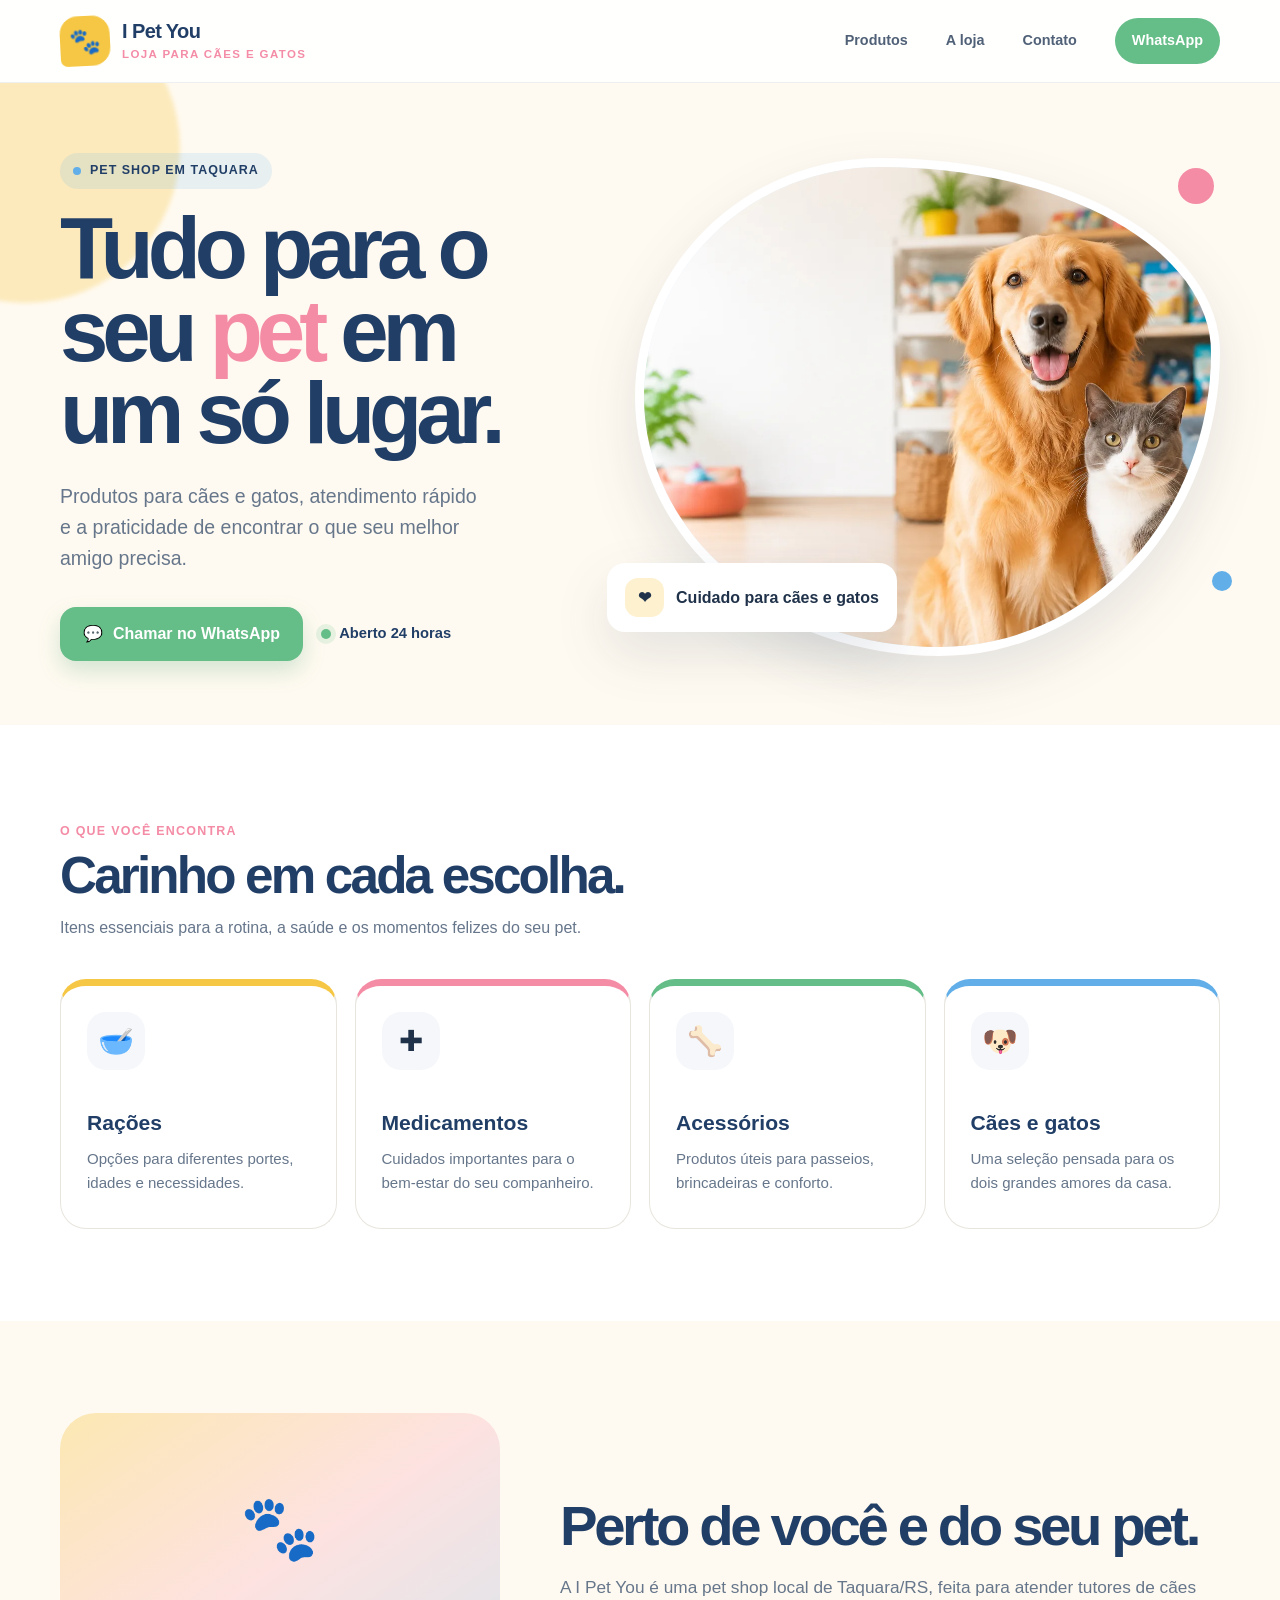
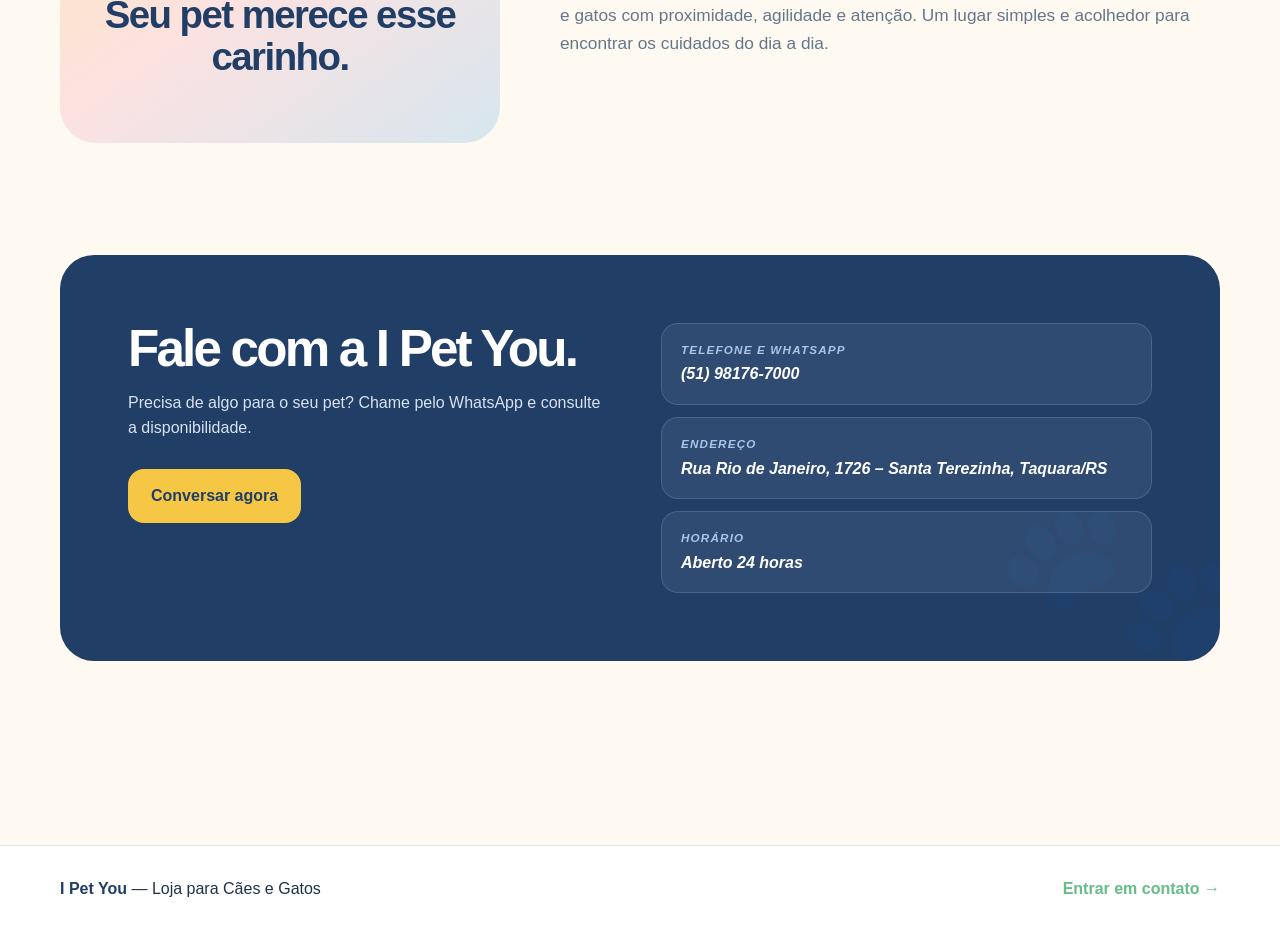
<file: previews/i-pet-you/index.html>
<!doctype html>
<html lang="pt-BR">
  <head>
    <meta charset="UTF-8" />
    <meta name="viewport" content="width=device-width, initial-scale=1.0" />
    <meta
      name="description"
      content="I Pet You em Taquara/RS: rações, medicamentos e acessórios para cães e gatos, com atendimento 24 horas."
    />
    <meta name="theme-color" content="#fffaf1" />
    <link rel="canonical" href="https://joaopedrodev67-commits.github.io/dev-showcase/previews/i-pet-you/" />
    <title>I Pet You | Loja para Cães e Gatos</title>
    <style>
      :root {
        --ink: #20324a;
        --muted: #66768b;
        --cream: #fffaf1;
        --white: #ffffff;
        --yellow: #f6c744;
        --pink: #f48ca6;
        --green: #65bd87;
        --blue: #61aee8;
        --navy: #213e67;
        --line: #e8e5de;
        --shadow: 0 22px 55px rgba(37, 61, 91, 0.12);
        --container: min(1160px, calc(100% - 40px));
      }

      * { box-sizing: border-box; }
      html { scroll-behavior: smooth; }
      body {
        margin: 0;
        min-width: 320px;
        color: var(--ink);
        background: var(--cream);
        font: 400 1rem/1.6 "Trebuchet MS", Arial, sans-serif;
        -webkit-font-smoothing: antialiased;
      }
      a { color: inherit; text-decoration: none; }
      img { display: block; max-width: 100%; }
      .container { width: var(--container); margin-inline: auto; }
      .skip-link { position: fixed; z-index: 100; top: -80px; left: 16px; padding: 12px 16px; background: var(--navy); color: white; border-radius: 10px; }
      .skip-link:focus { top: 16px; }

      .site-header { background: rgba(255,255,255,.9); border-bottom: 1px solid rgba(32,50,74,.08); backdrop-filter: blur(12px); position: sticky; top: 0; z-index: 20; }
      .nav { min-height: 82px; display: flex; align-items: center; justify-content: space-between; gap: 28px; }
      .brand { display: inline-flex; align-items: center; gap: 12px; }
      .brand-mark { display: grid; place-items: center; width: 50px; height: 50px; border-radius: 18px 18px 18px 7px; background: var(--yellow); font-size: 1.6rem; transform: rotate(-3deg); }
      .brand-copy { display: grid; line-height: 1.08; }
      .brand-copy strong { color: var(--navy); font-size: 1.25rem; letter-spacing: -.03em; }
      .brand-copy small { margin-top: 5px; color: var(--pink); font-size: .72rem; font-weight: 800; letter-spacing: .12em; text-transform: uppercase; }
      .menu { display: flex; align-items: center; gap: clamp(18px, 3vw, 38px); color: #506177; font-size: .9rem; font-weight: 700; }
      .menu a:hover, .menu a:focus-visible { color: var(--navy); }
      .header-contact { padding: 11px 17px; color: var(--white) !important; background: var(--green); border-radius: 999px; }

      .hero { position: relative; overflow: hidden; padding: 70px 0 64px; }
      .hero::before { content: ""; position: absolute; width: 310px; height: 310px; left: -130px; top: -90px; border-radius: 50%; background: rgba(246,199,68,.3); filter: blur(2px); }
      .hero-grid { position: relative; display: grid; grid-template-columns: .92fr 1.08fr; align-items: center; gap: clamp(42px, 6vw, 84px); }
      .eyebrow { display: inline-flex; align-items: center; gap: 9px; margin: 0 0 18px; padding: 8px 13px; border-radius: 999px; color: var(--navy); background: rgba(97,174,232,.15); font-size: .78rem; font-weight: 800; letter-spacing: .08em; text-transform: uppercase; }
      .eyebrow::before { content: ""; width: 8px; height: 8px; background: var(--blue); border-radius: 50%; }
      h1, h2, h3, p { text-wrap: pretty; }
      h1 { max-width: 620px; margin: 0; color: var(--navy); font-size: clamp(3rem, 6.8vw, 6.2rem); line-height: .95; letter-spacing: -.07em; }
      h1 em { color: var(--pink); font-style: normal; }
      .hero-copy > p { max-width: 560px; margin: 26px 0 32px; color: var(--muted); font-size: clamp(1.05rem, 1.7vw, 1.22rem); }
      .actions { display: flex; flex-wrap: wrap; align-items: center; gap: 18px; }
      .button { display: inline-flex; align-items: center; justify-content: center; gap: 10px; min-height: 54px; padding: 0 23px; border-radius: 16px; background: var(--green); color: var(--white); font-weight: 800; box-shadow: 0 10px 22px rgba(55,153,98,.22); transition: transform .2s, box-shadow .2s; }
      .button:hover, .button:focus-visible { transform: translateY(-3px); box-shadow: 0 14px 28px rgba(55,153,98,.28); outline: none; }
      .open-note { display: inline-flex; align-items: center; gap: 8px; color: var(--navy); font-size: .92rem; font-weight: 800; }
      .open-note i { width: 10px; height: 10px; border-radius: 50%; background: var(--green); box-shadow: 0 0 0 5px rgba(101,189,135,.16); }
      .hero-visual { position: relative; }
      .hero-frame { overflow: hidden; border: 9px solid var(--white); border-radius: 42% 58% 48% 52% / 48% 39% 61% 52%; box-shadow: var(--shadow); background: #e8f5fe; }
      .hero-frame img { width: 100%; aspect-ratio: 1.18; object-fit: cover; object-position: 58% center; }
      .mini-card { position: absolute; left: -28px; bottom: 24px; display: flex; align-items: center; gap: 12px; padding: 15px 18px; border-radius: 18px; background: var(--white); box-shadow: var(--shadow); font-weight: 800; }
      .mini-card span { display: grid; place-items: center; width: 39px; height: 39px; border-radius: 13px; background: rgba(246,199,68,.25); }
      .dot { position: absolute; border-radius: 50%; }
      .dot-pink { width: 36px; height: 36px; right: 1%; top: 2%; background: var(--pink); }
      .dot-blue { width: 20px; height: 20px; right: -2%; bottom: 13%; background: var(--blue); }

      .section { padding: 92px 0; }
      .section-heading { max-width: 690px; margin-bottom: 38px; }
      .section-heading span { color: var(--pink); font-weight: 800; letter-spacing: .1em; text-transform: uppercase; font-size: .78rem; }
      .section-heading h2 { margin: 8px 0 12px; color: var(--navy); font-size: clamp(2.2rem, 4vw, 3.8rem); line-height: 1.03; letter-spacing: -.055em; }
      .section-heading p { margin: 0; color: var(--muted); }
      .products { background: var(--white); }
      .card-grid { display: grid; grid-template-columns: repeat(4, 1fr); gap: 18px; }
      .product-card { min-height: 250px; padding: 26px; border: 1px solid var(--line); border-radius: 26px; background: #fff; transition: transform .2s, box-shadow .2s; }
      .product-card:hover { transform: translateY(-5px); box-shadow: 0 18px 38px rgba(37,61,91,.1); }
      .product-card:nth-child(1) { border-top: 7px solid var(--yellow); }
      .product-card:nth-child(2) { border-top: 7px solid var(--pink); }
      .product-card:nth-child(3) { border-top: 7px solid var(--green); }
      .product-card:nth-child(4) { border-top: 7px solid var(--blue); }
      .icon { display: grid; place-items: center; width: 58px; height: 58px; border-radius: 19px; background: #f5f7fa; font-size: 1.8rem; }
      .product-card h3 { margin: 36px 0 8px; color: var(--navy); font-size: 1.32rem; }
      .product-card p { margin: 0; color: var(--muted); font-size: .94rem; }

      .about-grid { display: grid; grid-template-columns: .8fr 1.2fr; gap: 60px; align-items: center; }
      .about-badge { min-height: 330px; display: grid; place-items: center; text-align: center; padding: 35px; border-radius: 36px; color: var(--navy); background: linear-gradient(145deg, rgba(246,199,68,.36), rgba(244,140,166,.22) 48%, rgba(97,174,232,.26)); }
      .about-badge .paw { display: block; margin-bottom: 15px; font-size: 4rem; }
      .about-badge strong { display: block; font-size: clamp(1.7rem, 3vw, 2.8rem); line-height: 1.1; letter-spacing: -.04em; }
      .about-copy h2 { margin: 0 0 20px; color: var(--navy); font-size: clamp(2.3rem, 4.4vw, 4.4rem); line-height: 1; letter-spacing: -.06em; }
      .about-copy p { max-width: 650px; margin: 0; color: var(--muted); font-size: 1.08rem; }

      .contact { padding-top: 20px; }
      .contact-panel { position: relative; overflow: hidden; display: grid; grid-template-columns: 1fr 1fr; gap: 42px; padding: clamp(34px, 6vw, 68px); border-radius: 34px; color: var(--white); background: var(--navy); }
      .contact-panel::after { content: "🐾"; position: absolute; right: -22px; bottom: -74px; color: rgba(255,255,255,.07); font-size: 12rem; transform: rotate(-18deg); }
      .contact-copy { position: relative; z-index: 1; }
      .contact-copy h2 { margin: 0 0 16px; font-size: clamp(2.25rem, 4vw, 4rem); line-height: 1; letter-spacing: -.055em; }
      .contact-copy p { margin: 0 0 28px; color: #d9e2ef; }
      .contact-list { position: relative; z-index: 1; display: grid; gap: 12px; }
      .contact-item { padding: 17px 19px; border: 1px solid rgba(255,255,255,.13); border-radius: 17px; background: rgba(255,255,255,.07); }
      .contact-item small { display: block; margin-bottom: 2px; color: #a9c6e7; font-size: .73rem; font-weight: 800; letter-spacing: .1em; text-transform: uppercase; }
      .contact-item strong { font-size: 1rem; }
      .button-yellow { color: var(--navy); background: var(--yellow); box-shadow: none; }

      footer { margin-top: 92px; padding: 30px 0; border-top: 1px solid var(--line); background: var(--white); }
      .footer-inner { display: flex; align-items: center; justify-content: space-between; gap: 24px; }
      .footer-name { font-weight: 800; color: var(--navy); }
      .footer-contact { color: var(--green); font-weight: 800; }

      @media (max-width: 900px) {
        .menu a:not(.header-contact) { display: none; }
        .hero-grid, .about-grid, .contact-panel { grid-template-columns: 1fr; }
        .hero-copy { text-align: center; }
        .hero-copy > p { margin-inline: auto; }
        .actions { justify-content: center; }
        .hero-visual { max-width: 680px; margin-inline: auto; }
        .mini-card { left: 10px; }
        .card-grid { grid-template-columns: repeat(2, 1fr); }
        .about-grid { gap: 34px; }
        .about-badge { min-height: 250px; }
      }
      @media (max-width: 590px) {
        :root { --container: calc(100% - 28px); }
        .nav { min-height: 72px; }
        .brand-mark { width: 44px; height: 44px; }
        .brand-copy small { display: none; }
        .header-contact { padding: 9px 12px; font-size: .78rem; }
        .hero { padding-top: 50px; }
        .hero-frame { border-width: 6px; }
        .mini-card { position: static; width: fit-content; margin: -12px auto 0; }
        .dot { display: none; }
        .section { padding: 70px 0; }
        .card-grid { grid-template-columns: 1fr; }
        .product-card { min-height: 210px; }
        .product-card h3 { margin-top: 25px; }
        .contact-panel { padding: 30px 22px; }
        .footer-inner { align-items: flex-start; flex-direction: column; }
      }
      @media (prefers-reduced-motion: reduce) {
        html { scroll-behavior: auto; }
        *, *::before, *::after { transition-duration: .01ms !important; }
      }
    </style>
  </head>
  <body>
    <a class="skip-link" href="#conteudo">Ir para o conteúdo</a>
    <header class="site-header">
      <nav class="container nav" aria-label="Navegação principal">
        <a class="brand" href="#inicio" aria-label="I Pet You — início">
          <span class="brand-mark" aria-hidden="true">🐾</span>
          <span class="brand-copy"><strong>I Pet You</strong><small>Loja para cães e gatos</small></span>
        </a>
        <div class="menu">
          <a href="#produtos">Produtos</a>
          <a href="#sobre">A loja</a>
          <a href="#contato">Contato</a>
          <a class="header-contact" href="https://wa.me/5551981767000?text=Ol%C3%A1%21%20Gostaria%20de%20falar%20com%20a%20I%20Pet%20You." target="_blank" rel="noopener">WhatsApp</a>
        </div>
      </nav>
    </header>

    <main id="conteudo">
      <section class="hero" id="inicio">
        <div class="container hero-grid">
          <div class="hero-copy">
            <span class="eyebrow">Pet shop em Taquara</span>
            <h1>Tudo para o seu <em>pet</em> em um só lugar.</h1>
            <p>Produtos para cães e gatos, atendimento rápido e a praticidade de encontrar o que seu melhor amigo precisa.</p>
            <div class="actions">
              <a class="button" href="https://wa.me/5551981767000?text=Ol%C3%A1%21%20Gostaria%20de%20falar%20com%20a%20I%20Pet%20You." target="_blank" rel="noopener"><span aria-hidden="true">💬</span> Chamar no WhatsApp</a>
              <span class="open-note"><i aria-hidden="true"></i> Aberto 24 horas</span>
            </div>
          </div>
          <div class="hero-visual">
            <div class="hero-frame"><img src="./hero-pets.webp" alt="Cão e gato juntos em um ambiente acolhedor de pet shop" fetchpriority="high" /></div>
            <div class="mini-card"><span aria-hidden="true">❤</span> Cuidado para cães e gatos</div>
            <i class="dot dot-pink" aria-hidden="true"></i>
            <i class="dot dot-blue" aria-hidden="true"></i>
          </div>
        </div>
      </section>

      <section class="section products" id="produtos">
        <div class="container">
          <header class="section-heading">
            <span>O que você encontra</span>
            <h2>Carinho em cada escolha.</h2>
            <p>Itens essenciais para a rotina, a saúde e os momentos felizes do seu pet.</p>
          </header>
          <div class="card-grid">
            <article class="product-card"><div class="icon" aria-hidden="true">🥣</div><h3>Rações</h3><p>Opções para diferentes portes, idades e necessidades.</p></article>
            <article class="product-card"><div class="icon" aria-hidden="true">✚</div><h3>Medicamentos</h3><p>Cuidados importantes para o bem-estar do seu companheiro.</p></article>
            <article class="product-card"><div class="icon" aria-hidden="true">🦴</div><h3>Acessórios</h3><p>Produtos úteis para passeios, brincadeiras e conforto.</p></article>
            <article class="product-card"><div class="icon" aria-hidden="true">🐶</div><h3>Cães e gatos</h3><p>Uma seleção pensada para os dois grandes amores da casa.</p></article>
          </div>
        </div>
      </section>

      <section class="section" id="sobre">
        <div class="container about-grid">
          <div class="about-badge"><div><span class="paw" aria-hidden="true">🐾</span><strong>Seu pet merece esse carinho.</strong></div></div>
          <div class="about-copy">
            <h2>Perto de você e do seu pet.</h2>
            <p>A I Pet You é uma pet shop local de Taquara/RS, feita para atender tutores de cães e gatos com proximidade, agilidade e atenção. Um lugar simples e acolhedor para encontrar os cuidados do dia a dia.</p>
          </div>
        </div>
      </section>

      <section class="section contact" id="contato">
        <div class="container contact-panel">
          <div class="contact-copy">
            <h2>Fale com a I Pet You.</h2>
            <p>Precisa de algo para o seu pet? Chame pelo WhatsApp e consulte a disponibilidade.</p>
            <a class="button button-yellow" href="https://wa.me/5551981767000?text=Ol%C3%A1%21%20Gostaria%20de%20falar%20com%20a%20I%20Pet%20You." target="_blank" rel="noopener">Conversar agora</a>
          </div>
          <address class="contact-list">
            <a class="contact-item" href="tel:+5551981767000"><small>Telefone e WhatsApp</small><strong>(51) 98176-7000</strong></a>
            <div class="contact-item"><small>Endereço</small><strong>Rua Rio de Janeiro, 1726 – Santa Terezinha, Taquara/RS</strong></div>
            <div class="contact-item"><small>Horário</small><strong>Aberto 24 horas</strong></div>
          </address>
        </div>
      </section>
    </main>

    <footer>
      <div class="container footer-inner">
        <div><span class="footer-name">I Pet You</span> — Loja para Cães e Gatos</div>
        <a class="footer-contact" href="https://wa.me/5551981767000?text=Ol%C3%A1%21%20Gostaria%20de%20falar%20com%20a%20I%20Pet%20You." target="_blank" rel="noopener">Entrar em contato →</a>
      </div>
    </footer>
  </body>
</html>
</file>
<file: previews/barbearia-philereno/assets/index-Ds2U-8k3.css>
:root {
  --black: #090909;
  --graphite: #111210;
  --surface: #171816;
  --surface-light: #1d1e1b;
  --white: #f5f2eb;
  --muted: #a5a39c;
  --gold: #c8a35f;
  --gold-light: #e3c57f;
  --border: #ffffff1a;
  --container: min(1180px, calc(100% - 48px));
  --serif: Georgia, "Times New Roman", serif;
  --sans: "Arial Narrow", "Roboto Condensed", Arial, sans-serif;
}
* {
  box-sizing: border-box;
}
html {
  scroll-behavior: smooth;
}
body {
  background: var(--black);
  min-width: 320px;
  color: var(--white);
  font-family: var(--sans);
  -webkit-font-smoothing: antialiased;
  margin: 0;
}
body.menu-open {
  overflow: hidden;
}
a {
  color: inherit;
  text-decoration: none;
}
button,
a {
  -webkit-tap-highlight-color: transparent;
}
img {
  max-width: 100%;
  display: block;
}
.container {
  width: var(--container);
  margin-inline: auto;
}
.skip-link {
  z-index: 100;
  background: var(--gold);
  color: var(--black);
  padding: 12px 16px;
  position: fixed;
  top: -80px;
  left: 16px;
}
.skip-link:focus {
  top: 16px;
}
.site-header {
  z-index: 20;
  border-bottom: 1px solid #ffffff21;
  position: absolute;
  inset: 0 0 auto;
}
.site-header.scrolled {
  -webkit-backdrop-filter: blur(14px);
  backdrop-filter: blur(14px);
  background: #090909f0;
  position: fixed;
}
.nav-wrap {
  justify-content: space-between;
  align-items: center;
  min-height: 92px;
  display: flex;
}
.brand {
  align-items: center;
  gap: 12px;
  display: inline-flex;
}
.brand-mark {
  border: 1px solid var(--gold);
  width: 42px;
  height: 42px;
  color: var(--gold-light);
  place-items: center;
  display: grid;
  transform: rotate(45deg);
}
.brand-mark i {
  font: italic 700 24px/1 var(--serif);
  transform: rotate(-45deg);
}
.brand-copy {
  gap: 2px;
  display: grid;
}
.brand-copy strong {
  letter-spacing: 0.13em;
  text-transform: uppercase;
  font-size: 15px;
}
.brand-copy small {
  color: var(--gold);
  letter-spacing: 0.36em;
  text-transform: uppercase;
  font-size: 10px;
}
.main-nav {
  align-items: center;
  gap: clamp(24px, 3.5vw, 48px);
  display: flex;
}
.main-nav > a:not(.button) {
  color: #d7d4ce;
  letter-spacing: 0.12em;
  text-transform: uppercase;
  font-size: 12px;
  font-weight: 700;
  position: relative;
}
.main-nav > a:not(.button):after {
  content: "";
  background: var(--gold);
  height: 1px;
  transition: right 0.18s;
  position: absolute;
  bottom: -8px;
  left: 0;
  right: 100%;
}
.main-nav > a:not(.button):hover:after,
.main-nav > a:not(.button):focus-visible:after {
  right: 0;
}
.menu-toggle {
  display: none;
}
.button {
  border: 1px solid var(--gold);
  background: var(--gold);
  color: #111;
  letter-spacing: 0.1em;
  text-transform: uppercase;
  justify-content: center;
  align-items: center;
  gap: 11px;
  min-height: 54px;
  padding: 0 25px;
  font-size: 12px;
  font-weight: 800;
  transition:
    background 0.18s,
    color 0.18s,
    transform 0.18s;
  display: inline-flex;
}
.button:hover {
  background: var(--gold-light);
  transform: translateY(-2px);
}
.button:focus-visible,
.back-top:focus-visible,
.menu-toggle:focus-visible {
  outline: 2px solid var(--white);
  outline-offset: 4px;
}
.button svg {
  fill: currentColor;
  width: 19px;
  height: 19px;
}
.button-small {
  min-height: 43px;
  padding-inline: 18px;
  font-size: 10px;
}
.hero {
  background: #0c0c0b;
  align-items: center;
  height: 100svh;
  min-height: 780px;
  max-height: 960px;
  display: grid;
  position: relative;
  overflow: hidden;
}
.hero-image {
  object-fit: cover;
  object-position: center;
  width: 100%;
  height: 100%;
  position: absolute;
  inset: 0;
}
.hero-overlay {
  background:
    linear-gradient(
      90deg,
      #070707f5 0%,
      #070707d4 31%,
      #0707072e 66%,
      #07070733 100%
    ),
    linear-gradient(#0000 55%, #07070780);
  position: absolute;
  inset: 0;
}
.hero-content {
  z-index: 2;
  padding-top: 92px;
  position: relative;
}
.eyebrow {
  color: var(--gold-light);
  letter-spacing: 0.24em;
  text-transform: uppercase;
  align-items: center;
  gap: 13px;
  margin: 0 0 24px;
  font-size: 11px;
  font-weight: 700;
  display: flex;
}
.eyebrow span {
  background: var(--gold);
  width: 42px;
  height: 1px;
}
.hero h1,
.section h2 {
  font: 400 clamp(62px, 8vw, 112px)/0.88 var(--serif);
  letter-spacing: -0.055em;
  margin: 0;
}
.hero h1 em,
.section h2 em {
  color: var(--gold-light);
  font-weight: 400;
}
.hero-text {
  color: #cbc8c1;
  max-width: 500px;
  margin: 32px 0 35px;
  font-size: clamp(17px, 1.7vw, 20px);
  line-height: 1.65;
}
.hero-caption {
  z-index: 2;
  color: #d4d0c8;
  letter-spacing: 0.18em;
  text-transform: uppercase;
  align-items: center;
  gap: 18px;
  font-size: 10px;
  display: flex;
  position: absolute;
  bottom: 38px;
  right: 5vw;
}
.caption-line {
  background: var(--gold);
  width: 68px;
  height: 1px;
}
.section {
  padding: 120px 0;
}
.services {
  background: var(--graphite);
  position: relative;
}
.services:before {
  content: "";
  background: var(--gold);
  opacity: 0.55;
  width: 1px;
  height: 88px;
  position: absolute;
  top: 0;
  right: 8%;
}
.section-heading {
  justify-content: space-between;
  align-items: flex-end;
  gap: 56px;
  margin-bottom: 66px;
  display: flex;
}
.section h2 {
  font-size: clamp(48px, 6vw, 78px);
}
.section-heading > p {
  max-width: 430px;
  color: var(--muted);
  margin: 0 0 6px;
  font-size: 17px;
  line-height: 1.7;
}
.service-grid {
  border-top: 1px solid var(--border);
  border-left: 1px solid var(--border);
  grid-template-columns: repeat(4, 1fr);
  display: grid;
}
.service-card {
  border-right: 1px solid var(--border);
  border-bottom: 1px solid var(--border);
  background: #141513;
  min-height: 350px;
  padding: 32px 28px;
  position: relative;
  overflow: hidden;
}
.service-card:after {
  content: "";
  background: var(--gold);
  transform-origin: 0;
  height: 3px;
  transition: transform 0.25s;
  position: absolute;
  inset: auto 0 0;
  transform: scaleX(0);
}
.service-card:hover:after {
  transform: scaleX(1);
}
.featured-card {
  background: var(--surface-light);
}
.service-number {
  color: #77766f;
  font: italic 18px/1 var(--serif);
}
.service-icon {
  border: 1px solid #c8a35f99;
  place-items: center;
  width: 58px;
  height: 58px;
  margin: 54px 0 38px;
  display: grid;
  transform: rotate(45deg);
}
.service-icon svg {
  fill: none;
  width: 30px;
  height: 30px;
  stroke: var(--gold-light);
  stroke-width: 1.2px;
  stroke-linecap: round;
  stroke-linejoin: round;
  transform: rotate(-45deg);
}
.service-card h3 {
  font: 400 25px/1.1 var(--serif);
  margin: 0 0 15px;
}
.service-card p {
  color: var(--muted);
  margin: 0;
  font-size: 14px;
  line-height: 1.65;
}
.contact {
  background: #0b0b0a;
  padding-block: 100px;
}
.contact-panel {
  background: linear-gradient(125deg, #191a17, #10110f);
  border: 1px solid #c8a35f57;
  grid-template-columns: 1.25fr 0.75fr;
  min-height: 470px;
  display: grid;
}
.contact-main {
  border-right: 1px solid var(--border);
  padding: 70px;
}
.contact h2 {
  font-size: clamp(52px, 6vw, 82px);
}
.button-large {
  justify-content: space-between;
  min-width: 270px;
  margin-top: 46px;
}
.button-large svg {
  fill: none;
  stroke: currentColor;
  stroke-width: 1.8px;
}
.contact-details {
  align-content: center;
  margin: 0;
  padding: 48px 54px;
  font-style: normal;
  display: grid;
}
.contact-details div {
  border-bottom: 1px solid var(--border);
  padding: 26px 0;
}
.contact-details div:last-child {
  border-bottom: 0;
}
.contact-details span {
  color: var(--gold);
  letter-spacing: 0.2em;
  text-transform: uppercase;
  margin-bottom: 8px;
  font-size: 10px;
  font-weight: 700;
  display: block;
}
.contact-details strong,
.contact-details a {
  font: 400 22px/1.3 var(--serif);
}
.contact-details a:hover {
  color: var(--gold-light);
}
.site-footer {
  border-top: 1px solid var(--border);
  background: #080808;
}
.footer-inner {
  justify-content: space-between;
  align-items: center;
  gap: 30px;
  min-height: 130px;
  display: flex;
}
.brand-footer {
  transform-origin: 0;
  transform: scale(0.9);
}
.footer-inner p {
  color: #77766f;
  letter-spacing: 0.12em;
  text-transform: uppercase;
  font-size: 11px;
}
.footer-inner p i {
  background: var(--gold);
  border-radius: 50%;
  width: 3px;
  height: 3px;
  margin: 0 11px 3px;
  display: inline-block;
}
.back-top {
  border: 1px solid var(--border);
  width: 42px;
  height: 42px;
  color: var(--gold-light);
  place-items: center;
  font-size: 19px;
  display: grid;
}
@media (width<=940px) {
  :root {
    --container: min(100% - 36px, 720px);
  }
  .menu-toggle {
    z-index: 30;
    border: 1px solid var(--border);
    background: #00000040;
    align-content: center;
    gap: 7px;
    width: 46px;
    height: 46px;
    padding: 0 11px;
    display: grid;
    position: relative;
  }
  .menu-toggle span {
    background: var(--white);
    height: 1px;
    transition: transform 0.18s;
    display: block;
  }
  .menu-toggle span:last-child {
    justify-self: end;
    width: 70%;
  }
  .menu-toggle[aria-expanded="true"] span:first-child {
    transform: translateY(4px) rotate(45deg);
  }
  .menu-toggle[aria-expanded="true"] span:last-child {
    width: 100%;
    transform: translateY(-4px) rotate(-45deg);
  }
  .main-nav {
    opacity: 0;
    visibility: hidden;
    background: #090909fa;
    place-content: center;
    gap: 30px;
    transition:
      opacity 0.18s,
      transform 0.18s,
      visibility 0.18s;
    display: grid;
    position: fixed;
    inset: 0;
    transform: translateY(-10px);
  }
  .main-nav.open {
    opacity: 1;
    visibility: visible;
    transform: none;
  }
  .main-nav > a:not(.button) {
    font: 400 34px/1 var(--serif);
    text-align: center;
    text-transform: none;
  }
  .main-nav .button {
    margin-top: 18px;
  }
  .section-heading {
    flex-direction: column;
    align-items: flex-start;
    gap: 26px;
  }
  .service-grid {
    grid-template-columns: repeat(2, 1fr);
  }
  .contact-panel {
    grid-template-columns: 1fr;
  }
  .contact-main {
    border-right: 0;
    border-bottom: 1px solid var(--border);
  }
}
@media (width<=620px) {
  :root {
    --container: calc(100% - 32px);
  }
  .nav-wrap {
    min-height: 78px;
  }
  .brand-mark {
    width: 36px;
    height: 36px;
  }
  .brand-mark i {
    font-size: 21px;
  }
  .brand-copy strong {
    font-size: 12px;
  }
  .brand-copy small {
    font-size: 8px;
  }
  .hero {
    align-items: end;
    height: 100svh;
    min-height: 720px;
    max-height: 840px;
  }
  .hero-image {
    object-position: 67% center;
  }
  .hero-overlay {
    background:
      linear-gradient(#07070733 18%, #070707d1 52%, #070707fa 95%),
      linear-gradient(90deg, #07070759, #0000);
  }
  .hero-content {
    padding: 0 0 70px;
  }
  .hero h1 {
    font-size: clamp(50px, 15vw, 70px);
  }
  .hero-text {
    margin: 24px 0 28px;
    font-size: 16px;
    line-height: 1.55;
  }
  .hero .button {
    width: 100%;
  }
  .hero-caption {
    display: none;
  }
  .eyebrow {
    margin-bottom: 18px;
    font-size: 9px;
  }
  .section {
    padding: 82px 0;
  }
  .section-heading {
    margin-bottom: 42px;
  }
  .section h2 {
    font-size: 46px;
  }
  .section-heading > p {
    font-size: 15px;
  }
  .service-grid {
    grid-template-columns: 1fr;
  }
  .service-card {
    min-height: 280px;
    padding: 28px 25px;
  }
  .service-icon {
    margin: 35px 0 30px;
  }
  .contact {
    padding-block: 64px;
  }
  .contact-main {
    padding: 46px 26px;
  }
  .contact h2 {
    font-size: 48px;
  }
  .button-large {
    width: 100%;
    min-width: 0;
    margin-top: 34px;
  }
  .contact-details {
    padding: 28px 26px;
  }
  .contact-details strong,
  .contact-details a {
    font-size: 20px;
  }
  .footer-inner {
    flex-wrap: wrap;
    min-height: 180px;
    padding: 30px 0;
  }
  .footer-inner p {
    flex-basis: 100%;
    order: 3;
    margin: 0;
  }
}
@media (prefers-reduced-motion: reduce) {
  html {
    scroll-behavior: auto;
  }
  *,
  :before,
  :after {
    transition-duration: 0.01ms !important;
  }
}

.brand-logo {
  width: 52px;
  height: 52px;
  object-fit: cover;
  border-radius: 50%;
  flex-shrink: 0;
}

@media (max-width: 620px) {
  .brand-logo {
    width: 44px;
    height: 44px;
  }
}
</file>
<file: previews/brasa-burger/styles.css>
:root{--bg:#0b0908;--panel:#14110f;--panel-2:#1b1613;--text:#f7f0e7;--muted:#aa9e92;--ember:#ff5a1f;--gold:#ffb545;--cream:#f4e4cf;--line:rgba(247,240,231,.14);--display:"Oswald",sans-serif;--body:"DM Sans",sans-serif;--container:min(1180px,calc(100% - 40px))}
*{box-sizing:border-box}html{scroll-behavior:smooth}body{margin:0;min-width:320px;background:var(--bg);color:var(--text);font-family:var(--body);font-size:16px;line-height:1.6;overflow-x:hidden}body.cart-open{overflow:hidden}a{color:inherit;text-decoration:none}button{font:inherit}img{display:block;max-width:100%}.container{width:var(--container);margin-inline:auto}.skip-link{position:fixed;left:16px;top:-80px;z-index:1000;padding:12px 18px;background:var(--cream);color:#111}.skip-link:focus{top:16px}.noise{position:fixed;inset:0;z-index:99;pointer-events:none;opacity:.045;background-image:url("data:image/svg+xml,%3Csvg viewBox='0 0 180 180' xmlns='http://www.w3.org/2000/svg'%3E%3Cfilter id='n'%3E%3CfeTurbulence type='fractalNoise' baseFrequency='.9' numOctaves='4' stitchTiles='stitch'/%3E%3C/filter%3E%3Crect width='100%25' height='100%25' filter='url(%23n)' opacity='.7'/%3E%3C/svg%3E")}
.site-header{position:absolute;top:0;left:0;width:100%;z-index:20;border-bottom:1px solid rgba(255,255,255,.12);transition:.3s}.site-header.is-scrolled{position:fixed;background:rgba(11,9,8,.88);backdrop-filter:blur(16px);border-color:var(--line)}.nav-wrap{height:88px;display:flex;align-items:center;gap:40px}.brand{font-family:var(--display);font-size:1.7rem;font-weight:700;letter-spacing:.04em;line-height:1}.brand b{color:var(--ember);font-size:1.3em}.main-nav{display:flex;gap:32px;margin-left:auto}.main-nav a{font-size:.9rem;font-weight:600;color:#d9d0c7;transition:.2s}.main-nav a:hover,.main-nav a:focus-visible{color:var(--gold)}.cart-button{display:flex;align-items:center;gap:9px;border:1px solid rgba(255,255,255,.24);border-radius:999px;padding:10px 14px;background:rgba(0,0,0,.25);color:#fff;cursor:pointer}.cart-button svg{width:20px;fill:none;stroke:currentColor;stroke-width:1.7}.cart-count{display:grid;place-items:center;min-width:22px;height:22px;border-radius:50%;background:var(--ember);font-size:.75rem}.menu-toggle{display:none;margin-left:auto;width:44px;height:44px;border:0;background:transparent}.menu-toggle span{display:block;width:25px;height:2px;margin:6px auto;background:#fff;transition:.25s}
.hero{position:relative;min-height:860px;height:100svh;display:flex;align-items:center;isolation:isolate;overflow:hidden;background:#090705}.hero-image,.hero-shade{position:absolute;inset:0;width:100%;height:100%}.hero-image{object-fit:cover;object-position:center;z-index:-3;scale:1.03;animation:heroIn 1.8s cubic-bezier(.2,.8,.2,1) both}.hero-shade{z-index:-2;background:linear-gradient(90deg,rgba(7,5,4,.98) 0%,rgba(7,5,4,.83) 34%,rgba(7,5,4,.15) 68%,rgba(7,5,4,.28) 100%),linear-gradient(0deg,rgba(11,9,8,.95),transparent 30%)}.hero-content{padding-top:80px}.eyebrow{display:flex;align-items:center;gap:12px;margin:0 0 20px;color:var(--gold);font-size:.76rem;font-weight:700;letter-spacing:.18em;text-transform:uppercase}.eyebrow span{width:30px;height:2px;background:currentColor}.hero h1,.section-heading h2,.signature h2,.story h2,.visit h2{margin:0;font-family:var(--display);font-size:clamp(4rem,8.2vw,8.4rem);line-height:.87;letter-spacing:-.055em;text-transform:uppercase}.hero h1 em,.section-heading h2 em,.signature h2 em,.story h2 em,.visit h2 em{color:var(--ember);font-style:normal}.hero-copy{max-width:560px;margin:30px 0 36px;color:#d4cbc2;font-size:1.12rem}.hero-actions{display:flex;align-items:center;gap:30px}.button{min-height:54px;display:inline-flex;align-items:center;justify-content:center;gap:30px;border:0;border-radius:2px;padding:0 24px;font-size:.86rem;font-weight:700;letter-spacing:.06em;text-transform:uppercase;cursor:pointer;transition:transform .25s,background .25s,color .25s}.button:hover,.button:focus-visible{transform:translateY(-3px)}.button-primary{background:var(--ember);color:#fff}.button-primary:hover{background:#ff713d}.text-link{font-size:.9rem;font-weight:700;border-bottom:1px solid rgba(255,255,255,.4);padding:10px 0}.hero-stamp{position:absolute;right:6vw;bottom:8vh;width:142px;aspect-ratio:1;border:1px solid rgba(255,255,255,.35);border-radius:50%;display:grid;place-content:center;text-align:center;line-height:1.2;transform:rotate(8deg);background:rgba(8,5,3,.4);backdrop-filter:blur(8px)}.hero-stamp span{font-size:.62rem;letter-spacing:.18em;text-transform:uppercase}.hero-stamp strong{font-family:var(--display);font-size:1.7rem;color:var(--gold)}.scroll-note{position:absolute;left:24px;bottom:36px;display:flex;gap:14px;align-items:center;writing-mode:vertical-rl;font-size:.66rem;letter-spacing:.18em;text-transform:uppercase;color:#9b9188}.scroll-note span{height:46px;width:1px;background:#9b9188}.proof-strip{overflow:hidden;background:var(--ember);color:#180b06;transform:rotate(-1deg) scale(1.02);position:relative;z-index:2}.marquee{padding:13px 0}.marquee-track{width:max-content;display:flex;align-items:center;gap:36px;animation:marquee 22s linear infinite}.marquee span{font-family:var(--display);font-size:1.18rem;font-weight:700;text-transform:uppercase;letter-spacing:.08em}.marquee i{font-style:normal}
.section{padding:130px 0}.section-heading{display:grid;grid-template-columns:1.5fr .6fr;align-items:end;gap:60px;margin-bottom:50px}.section-heading h2,.story h2,.visit h2{font-size:clamp(3.3rem,6.2vw,6.4rem)}.section-heading>p{max-width:400px;margin:0 0 8px;color:var(--muted)}.menu-section{background:var(--bg)}.menu-filters{display:flex;flex-wrap:wrap;gap:8px;margin-bottom:30px}.filter{border:1px solid var(--line);padding:9px 17px;border-radius:999px;background:transparent;color:var(--muted);cursor:pointer}.filter:hover,.filter:focus-visible,.filter.is-active{background:var(--cream);color:#17110c;border-color:var(--cream)}.menu-grid{display:grid;grid-template-columns:repeat(3,1fr);gap:18px}.menu-card{padding:12px 12px 20px;background:var(--panel);border:1px solid var(--line);transition:transform .25s,border-color .25s}.menu-card:hover{transform:translateY(-7px);border-color:rgba(255,181,69,.5)}.menu-card[hidden]{display:none}.card-art{position:relative;height:220px;display:grid;place-items:center;overflow:hidden;background:#24130b}.card-art>span{position:absolute;left:16px;top:12px;font-family:var(--display);font-size:.8rem;opacity:.6}.card-art small{position:absolute;right:14px;bottom:12px;font-size:.65rem;letter-spacing:.12em;text-transform:uppercase;opacity:.66}.mini-burger,.fries,.rings,.drink{font-family:var(--display);font-size:8.5rem;line-height:1;color:#160906;text-shadow:0 -28px 0 #e59a2f,0 -48px 0 #7a2310;transform:scaleX(1.4);filter:drop-shadow(0 20px 22px rgba(0,0,0,.35))}.art-bacon{background:linear-gradient(135deg,#5f160a,#d35818)}.art-green{background:linear-gradient(135deg,#283517,#6b7c24)}.art-green .mini-burger{color:#16200c;text-shadow:0 -28px 0 #d6a34a,0 -48px 0 #638642}.art-fries{background:linear-gradient(135deg,#bf5a0e,#ffaf2f)}.fries{font-size:6rem;color:#ffd55d;text-shadow:none;transform:rotate(-8deg)}.art-rings{background:linear-gradient(135deg,#47200b,#a95616)}.rings{font-size:8rem;color:#d9862e;text-shadow:18px 14px 0 #efb44a,-18px 12px 0 #9b4f14}.art-drink{background:linear-gradient(135deg,#17352c,#29836c)}.drink{font-size:9rem;color:#7ee2b7;text-shadow:none}.card-body{display:flex;justify-content:space-between;align-items:end;gap:16px;padding:18px 8px 0}.card-body p{margin:0;color:var(--gold);font-size:.7rem;font-weight:700;text-transform:uppercase;letter-spacing:.13em}.card-body h3{margin:3px 0 0;font-family:var(--display);font-size:1.65rem;text-transform:uppercase}.card-body>strong{font-family:var(--display);font-size:1.45rem;color:var(--gold);white-space:nowrap}.ingredients{min-height:54px;margin:12px 8px 17px;color:var(--muted);font-size:.88rem}.add-button{width:calc(100% - 16px);min-height:44px;margin:0 8px;border:1px solid var(--line);background:transparent;color:var(--text);display:flex;justify-content:space-between;align-items:center;padding:0 14px;cursor:pointer;font-weight:700}.add-button:hover,.add-button:focus-visible{background:var(--cream);color:#16100b}.add-button span{font-size:1.3rem}
.signature{padding:0;display:grid;grid-template-columns:1.05fr .95fr;min-height:850px;background:#18120e}.signature-image-wrap{position:relative;min-height:750px;overflow:hidden}.signature-image-wrap img{width:100%;height:100%;object-fit:cover}.image-label{position:absolute;left:28px;bottom:28px;background:#0b0908;color:var(--cream);padding:8px 13px;font-size:.67rem;text-transform:uppercase;letter-spacing:.13em}.signature-copy{padding:10vw 8vw;align-self:center}.signature h2{font-size:clamp(4.4rem,7vw,7.6rem)}.signature-lead{max-width:540px;color:#c9beb3;font-size:1.05rem;margin:28px 0}.signature ul{list-style:none;margin:32px 0;padding:0;border-top:1px solid var(--line)}.signature li{display:flex;gap:18px;padding:14px 0;border-bottom:1px solid var(--line)}.signature li span{color:var(--gold);font-family:var(--display)}.signature-order{display:flex;align-items:center;gap:26px;margin-top:38px}.signature-order>strong{font-family:var(--display);font-size:2.5rem;color:var(--gold)}.signature-order .add-button{width:auto;margin:0;gap:34px}
.story{background:#0e0c0a}.story-grid{display:grid;grid-template-columns:.82fr 1.18fr;gap:80px;align-items:center}.story-copy>p:not(.eyebrow){max-width:550px;color:var(--muted)}.story-stats{display:grid;grid-template-columns:repeat(3,1fr);gap:12px;margin-top:40px}.story-stats div{border-top:1px solid var(--line);padding-top:16px}.story-stats strong{display:block;font-family:var(--display);font-size:2rem;color:var(--gold)}.story-stats span{font-size:.72rem;color:var(--muted);text-transform:uppercase;letter-spacing:.1em}.story-image{position:relative}.story-image img{width:100%;aspect-ratio:1.05;object-fit:cover;filter:saturate(.8)}.open-kitchen{position:absolute;right:-22px;bottom:-22px;width:150px;aspect-ratio:1;background:var(--ember);color:#180a04;display:grid;place-content:center;text-align:center;transform:rotate(4deg)}.open-kitchen span{font-size:.65rem;letter-spacing:.15em;text-transform:uppercase}.open-kitchen strong{font-family:var(--display);font-size:1.8rem}.reviews{background:var(--cream);color:#19120d}.reviews-heading{text-align:center;margin-bottom:50px}.reviews-heading .eyebrow{justify-content:center;color:#8d3214}.reviews-heading h2{margin:0;font-family:var(--display);font-size:4.5rem;line-height:1}.reviews-heading h2 span{font-family:var(--body);font-size:1rem;color:#d64d19;letter-spacing:.2em}.reviews-heading>p:last-child{margin:4px 0;color:#6d6056}.review-grid{display:grid;grid-template-columns:repeat(3,1fr);gap:18px}.review{margin:0;padding:34px;background:#fff9f1;border:1px solid #d8c7b5}.review>p{font-family:var(--display);font-size:1.3rem;line-height:1.45}.review footer{display:flex;align-items:center;gap:12px;margin-top:30px}.review footer>div{display:grid;place-items:center;width:42px;height:42px;border-radius:50%;background:#211710;color:var(--gold);font-size:.78rem;font-weight:700}.review footer span{display:flex;flex-direction:column}.review footer small{color:#84766a}.visit{background:#0e0c0a}.visit-panel{position:relative;display:grid;grid-template-columns:1.15fr .85fr;gap:80px;padding:72px;background:var(--ember);color:#180a04;overflow:hidden}.visit-panel:after{content:"BRASA";position:absolute;right:-30px;bottom:-90px;font-family:var(--display);font-size:14rem;font-weight:700;opacity:.07;pointer-events:none}.visit .eyebrow{color:#2a0f05}.visit .eyebrow span{background:#2a0f05}.visit h2 em{color:#fff2df}.button-light{margin-top:34px;background:#17100c;color:#fff}.visit-info{display:grid;gap:24px;align-content:center;position:relative;z-index:1}.visit-info div{padding-bottom:20px;border-bottom:1px solid rgba(24,10,4,.25)}.visit-info span,.visit-info strong{display:block}.visit-info span{margin-bottom:6px;font-size:.7rem;font-weight:700;text-transform:uppercase;letter-spacing:.15em}.visit-info strong{font-size:1rem}.site-footer{padding:45px 0 28px}.footer-inner{display:flex;align-items:center;justify-content:space-between;gap:24px}.footer-inner p{color:var(--muted)}.back-top{font-size:.82rem;color:var(--gold)}.concept-note{border-top:1px solid var(--line);padding-top:20px;margin-top:26px;color:#776e66;font-size:.75rem}
.cart-backdrop{position:fixed;inset:0;z-index:90;background:rgba(0,0,0,.7);backdrop-filter:blur(4px)}.cart-panel{position:fixed;z-index:100;right:0;top:0;width:min(460px,100%);height:100dvh;background:#12100e;padding:28px;display:flex;flex-direction:column;transform:translateX(100%);transition:transform .35s cubic-bezier(.2,.8,.2,1);box-shadow:-20px 0 80px rgba(0,0,0,.4)}.cart-panel.is-open{transform:translateX(0)}.cart-head{display:flex;justify-content:space-between;align-items:start;border-bottom:1px solid var(--line);padding-bottom:20px}.cart-head .eyebrow{margin-bottom:5px}.cart-head h2{margin:0;font-family:var(--display);font-size:2.5rem;text-transform:uppercase}.cart-close{border:1px solid var(--line);border-radius:50%;width:44px;height:44px;background:transparent;color:#fff;font-size:1.8rem;cursor:pointer}.cart-items{flex:1;overflow:auto;padding:18px 0}.empty-cart{text-align:center;margin-top:25vh;color:var(--muted)}.empty-cart span{display:block;font-size:4rem;color:#493b31}.empty-cart strong{display:block;color:var(--text);font-family:var(--display);font-size:1.4rem;text-transform:uppercase}.empty-cart p{margin:4px}.cart-item{display:grid;grid-template-columns:1fr auto;gap:6px;padding:16px 0;border-bottom:1px solid var(--line)}.cart-item h3{margin:0;font-size:1rem}.cart-item p{margin:0;color:var(--gold);font-weight:700}.item-controls{grid-column:1/-1;display:flex;align-items:center;gap:12px}.item-controls button{width:29px;height:29px;border:1px solid var(--line);background:transparent;color:#fff;cursor:pointer}.remove-item{margin-left:auto!important;width:auto!important;padding:0 8px;color:var(--muted)!important;font-size:.75rem}.cart-footer{border-top:1px solid var(--line);padding-top:20px}.cart-total{display:flex;justify-content:space-between;margin-bottom:16px}.cart-total strong{font-family:var(--display);font-size:1.8rem;color:var(--gold)}.cart-footer .button{width:100%}.cart-footer small{display:block;text-align:center;color:var(--muted);margin-top:10px}.toast{position:fixed;z-index:120;left:50%;bottom:28px;transform:translate(-50%,130px);background:var(--cream);color:#17100c;padding:12px 18px;box-shadow:0 14px 40px rgba(0,0,0,.4);font-weight:700;transition:.3s}.toast.show{transform:translate(-50%,0)}.reveal{opacity:0;transform:translateY(28px);transition:opacity .8s ease,transform .8s cubic-bezier(.2,.8,.2,1)}.reveal.is-visible{opacity:1;transform:none}
.hero-image{scale:1;transform:translate3d(var(--hero-x,0),var(--hero-y,0),0) scale(var(--hero-scale,1.03)) rotate(var(--hero-rotate,0deg));transform-origin:72% 54%;will-change:transform,filter;filter:saturate(var(--hero-saturation,1)) brightness(var(--hero-brightness,1))}.hero-shade{background:radial-gradient(circle at calc(72% + var(--glow-x,0%)) calc(54% + var(--glow-y,0%)),rgba(255,90,31,.16),transparent 28%),linear-gradient(90deg,rgba(7,5,4,.98) 0%,rgba(7,5,4,.83) 34%,rgba(7,5,4,.15) 68%,rgba(7,5,4,.28) 100%),linear-gradient(0deg,rgba(11,9,8,.95),transparent 30%)}.hero-content{transform:translate3d(var(--copy-x,0),var(--copy-y,0),0);opacity:var(--copy-opacity,1);will-change:transform,opacity}.hero-stamp{transform:translate3d(0,var(--stamp-y,0),0) rotate(var(--stamp-rotate,8deg));will-change:transform}.scroll-note{opacity:var(--scroll-note-opacity,1);transform:translateY(var(--scroll-note-y,0));will-change:transform,opacity}.signature-image-wrap img{height:112%;transform:translate3d(0,var(--signature-y,-6%),0) scale(var(--signature-scale,1.08)) rotate(var(--signature-rotate,-.8deg));transform-origin:center;will-change:transform}.signature-copy{transform:translateY(var(--signature-copy-y,0));will-change:transform}.image-label{transform:translateY(var(--label-y,0));will-change:transform}
@keyframes heroIn{from{opacity:0;filter:saturate(.7) brightness(.7)}to{opacity:1}}@keyframes marquee{to{transform:translateX(-50%)}}
@media(max-width:950px){.main-nav{position:fixed;inset:88px 0 auto;background:#100d0b;padding:28px 20px;display:grid;gap:20px;transform:translateY(-150%);transition:.3s;border-bottom:1px solid var(--line)}.main-nav.is-open{transform:none}.menu-toggle{display:block}.menu-toggle.is-open span:first-child{transform:translateY(4px) rotate(45deg)}.menu-toggle.is-open span:last-child{transform:translateY(-4px) rotate(-45deg)}.cart-button span{display:none}.menu-grid{grid-template-columns:repeat(2,1fr)}.signature{grid-template-columns:1fr}.signature-image-wrap{height:70vh;min-height:600px}.signature-copy{padding:90px max(24px,8vw)}.story-grid{grid-template-columns:1fr;gap:55px}.visit-panel{grid-template-columns:1fr;padding:50px}.review-grid{grid-template-columns:1fr}.section-heading{grid-template-columns:1fr}.section-heading>p{max-width:560px}.hero-stamp{right:4vw}}
@media(max-width:620px){:root{--container:min(100% - 28px,1180px)}.nav-wrap{height:74px;gap:14px}.main-nav{inset:74px 0 auto}.site-header .brand{font-size:1.45rem}.cart-button{padding:9px 11px}.hero{min-height:760px}.hero-image{object-position:66% center}.hero-shade{background:linear-gradient(0deg,rgba(7,5,4,.98) 0%,rgba(7,5,4,.72) 68%,rgba(7,5,4,.45))}.hero-content{align-self:end;padding:0 0 105px}.hero h1{font-size:clamp(3.55rem,17vw,5rem)}.hero-copy{font-size:1rem;margin:24px 0}.hero-actions{align-items:flex-start;flex-direction:column;gap:14px}.hero-stamp{width:105px;bottom:18px}.scroll-note{display:none}.section{padding:88px 0}.section-heading{gap:20px;margin-bottom:34px}.section-heading h2,.story h2,.visit h2{font-size:3.6rem}.menu-grid{grid-template-columns:1fr}.menu-filters{flex-wrap:nowrap;overflow:auto;padding-bottom:5px}.filter{white-space:nowrap}.card-art{height:250px}.signature-image-wrap{min-height:500px;height:68vh}.signature h2{font-size:4.6rem}.signature-copy{padding:72px 22px}.signature-order{align-items:flex-start;flex-direction:column}.story-stats{grid-template-columns:1fr}.story-image img{aspect-ratio:.82}.open-kitchen{right:-4px}.visit-panel{padding:38px 24px;gap:45px}.visit h2{font-size:3.9rem}.visit-panel:after{font-size:8rem}.footer-inner{align-items:flex-start;flex-direction:column}.footer-inner p{margin:0}.cart-panel{padding:22px}.proof-strip{transform:rotate(-2deg) scale(1.04)}}
@media(prefers-reduced-motion:reduce){html{scroll-behavior:auto}*,*:before,*:after{animation-duration:.01ms!important;animation-iteration-count:1!important;transition-duration:.01ms!important}.reveal{opacity:1;transform:none}}
@media(prefers-reduced-motion:reduce){.hero-image,.hero-content,.hero-stamp,.scroll-note,.signature-image-wrap img,.signature-copy,.image-label{transform:none!important;opacity:1!important;filter:none!important}}

/* Scroll-driven burger assembly */
.burger-assembly{position:relative;height:650vh;background:#0b0a08;isolation:isolate}.assembly-sticky{position:sticky;top:0;height:100svh;min-height:680px;overflow:hidden;display:grid;align-items:center}.assembly-ambient{position:absolute;inset:0;background:radial-gradient(circle at 73% 49%,rgba(255,90,31,calc(var(--assembly-glow,.15)*.2)),transparent 33%),linear-gradient(110deg,#0b0a08 0 42%,#0d0b08 70%,#080705 100%);z-index:-2}.assembly-ambient:after{content:"";position:absolute;width:38vw;aspect-ratio:1;right:8vw;top:50%;transform:translateY(-50%);border-radius:50%;border:1px solid rgba(255,181,69,.12);box-shadow:0 0 120px rgba(255,90,31,.08),inset 0 0 90px rgba(255,90,31,.04)}.assembly-layout{position:relative;height:100%;display:grid;grid-template-columns:.78fr 1.22fr;align-items:center}.assembly-copy{position:relative;z-index:5;max-width:450px}.assembly-copy h2{margin:0;font-family:var(--display);font-size:clamp(4rem,7vw,7.6rem);line-height:.85;letter-spacing:-.055em;text-transform:uppercase}.assembly-copy h2 em{color:var(--ember);font-style:normal}.assembly-copy>p:not(.eyebrow){max-width:390px;margin:28px 0;color:var(--muted)}.assembly-status{display:grid;grid-template-columns:1fr auto;gap:0 18px;width:min(360px,100%);padding:17px 0;border-top:1px solid var(--line);border-bottom:1px solid var(--line)}.assembly-status span{grid-column:1/-1;color:var(--gold);font-size:.65rem;font-weight:700;letter-spacing:.15em;text-transform:uppercase}.assembly-status strong{font-family:var(--display);font-size:1.2rem;text-transform:uppercase}.assembly-status small{align-self:center;color:var(--muted);font-size:.72rem;letter-spacing:.1em}.burger-stage{position:relative;height:min(86vh,820px);min-height:620px;z-index:3;pointer-events:none}.burger-layer{position:absolute;left:50%;top:50%;width:min(54vw,680px);max-width:none;transform:translate(-50%,-50%) translate3d(var(--layer-x,0),calc(var(--layer-y,0) + var(--final-y)),0) rotate(var(--layer-rotate,0deg)) scale(var(--layer-scale,.82));transform-origin:center;opacity:var(--layer-opacity,0);filter:blur(var(--layer-blur,9px)) drop-shadow(0 28px 30px rgba(0,0,0,.32));will-change:transform,opacity,filter}.layer-top{clip-path:inset(0 0 77% 0);--final-y:27.5%}.layer-pickles{clip-path:inset(23% 0 64% 0);--final-y:15.5%}.layer-bacon{clip-path:inset(34% 0 47% 0);--final-y:7.5%}.layer-patty-one{clip-path:inset(50% 0 33% 0);--final-y:-1.5%}.layer-patty-two{clip-path:inset(64% 0 16% 0);--final-y:-11%}.layer-bottom{clip-path:inset(81% 0 0 0);--final-y:-21.5%}.stage-ring{position:absolute;left:50%;top:52%;width:min(43vw,540px);aspect-ratio:1;border:1px solid rgba(255,181,69,.12);border-radius:50%;transform:translate(-50%,-50%);box-shadow:0 0 80px rgba(255,90,31,.06)}.stage-ring:before,.stage-ring:after{content:"";position:absolute;inset:9%;border:1px dashed rgba(255,255,255,.08);border-radius:50%}.stage-ring:after{inset:23%;border-style:solid}.assembly-progress{position:absolute;right:0;top:18%;height:64%;width:2px;background:rgba(255,255,255,.12);overflow:hidden}.assembly-progress span{display:block;width:100%;height:100%;background:var(--ember);transform:scaleY(var(--assembly-progress,0));transform-origin:top}.assembly-counter{position:absolute;right:20px;bottom:30px;margin:0;font-family:var(--display);font-size:3.5rem;color:var(--gold);line-height:1}.assembly-counter span{font-size:1rem;color:var(--muted)}
@media(max-width:950px){.assembly-layout{grid-template-columns:.7fr 1.3fr}.burger-layer{width:min(66vw,650px)}.assembly-copy h2{font-size:clamp(3.7rem,8vw,6rem)}}
@media(max-width:620px){.burger-assembly{height:580vh}.assembly-sticky{min-height:620px}.assembly-layout{display:block}.assembly-copy{position:absolute;left:0;right:0;top:92px;max-width:none}.assembly-copy .eyebrow{margin-bottom:10px}.assembly-copy h2{font-size:clamp(3.35rem,15vw,4.7rem)}.assembly-copy>p:not(.eyebrow),.assembly-status{display:none}.burger-stage{position:absolute;left:-14px;right:-14px;top:33%;height:60%;min-height:370px}.burger-layer{width:min(118vw,590px);transform:translate(-50%,-50%) translate3d(var(--layer-x,0),calc(var(--layer-y,0) + var(--final-y)),0) rotate(var(--layer-rotate,0deg)) scale(var(--layer-scale,.82)) scaleY(.76)}.stage-ring{width:82vw}.assembly-progress{right:4px;top:20%;height:56%}.assembly-counter{right:18px;bottom:22px;font-size:2.7rem}}
@media(prefers-reduced-motion:reduce){.burger-assembly{height:auto;min-height:100svh}.assembly-sticky{position:relative}.burger-layer{--layer-x:0!important;--layer-y:0!important;--layer-rotate:0deg!important;--layer-scale:1!important;--layer-opacity:1!important;--layer-blur:0!important}.assembly-progress span{transform:scaleY(1)}}
.burger-layer{transform:translate(-50%,-50%) translate3d(var(--layer-x,0),calc(var(--layer-y,0) + var(--final-y)),0) rotate(var(--layer-rotate,0deg)) scale(var(--layer-scale,.82)) scaleY(.78)}
@media(max-width:620px){.burger-layer{transform:translate(-50%,-50%) translate3d(var(--layer-x,0),calc(var(--layer-y,0) + var(--final-y)),0) rotate(var(--layer-rotate,0deg)) scale(var(--layer-scale,.82)) scaleY(.76)}}

/* Independent ingredient layers: clean crops and true vertical stack */
.burger-layer{width:min(52vw,620px);height:auto;clip-path:none;transform:translate(-50%,-50%) translate3d(var(--layer-x,0),calc(var(--layer-y,0) + var(--stack-y)),0) rotate(var(--layer-rotate,0deg)) scale(var(--layer-scale,.82));filter:blur(var(--layer-blur,9px)) drop-shadow(0 22px 22px rgba(0,0,0,.35))}.layer-top{--stack-y:-188px;z-index:6;clip-path:inset(0 0 13% 0)}.layer-pickles{--stack-y:-90px;z-index:7}.layer-bacon{--stack-y:-27px;z-index:4}.layer-patty-one{--stack-y:35px;z-index:3}.layer-patty-two{--stack-y:98px;z-index:2}.layer-bottom{--stack-y:160px;z-index:1}
@media(max-width:950px){.burger-layer{width:min(62vw,560px)}.layer-top{--stack-y:-175px}.layer-pickles{--stack-y:-84px}.layer-bacon{--stack-y:-24px}.layer-patty-one{--stack-y:32px}.layer-patty-two{--stack-y:89px}.layer-bottom{--stack-y:145px}}
@media(max-width:620px){.burger-layer{width:min(112vw,430px);transform:translate(-50%,-50%) translate3d(var(--layer-x,0),calc(var(--layer-y,0) + var(--stack-y)),0) rotate(var(--layer-rotate,0deg)) scale(var(--layer-scale,.82))}.layer-top{--stack-y:-137px}.layer-pickles{--stack-y:-68px}.layer-bacon{--stack-y:-19px}.layer-patty-one{--stack-y:24px}.layer-patty-two{--stack-y:68px}.layer-bottom{--stack-y:111px}}

/* Real menu photography */
.card-art:after{content:"";position:absolute;inset:0;z-index:1;background:linear-gradient(180deg,rgba(8,5,3,.12) 35%,rgba(8,5,3,.76) 100%);pointer-events:none}.menu-photo{position:absolute;inset:0;width:100%;height:100%;object-fit:cover;transform:scale(1.01);transition:transform .65s cubic-bezier(.2,.8,.2,1),filter .35s;filter:saturate(.96) contrast(1.03)}.menu-card:hover .menu-photo{transform:scale(1.075);filter:saturate(1.08) contrast(1.04)}.card-art>span,.card-art>small{z-index:2;color:#fff;text-shadow:0 2px 12px rgba(0,0,0,.8)}.card-art>span{opacity:.9}.card-art>small{opacity:.92}

/* Living flame treatment for the house favorite */
.fire-word{position:relative;display:inline-block;isolation:isolate;color:#ff6a1a;font-style:normal;background:radial-gradient(ellipse at 18% 100%,#fff7bb 0 8%,#ffd33d 18%,transparent 43%),radial-gradient(ellipse at 52% 100%,#fff1a1 0 7%,#ff8a16 24%,transparent 49%),radial-gradient(ellipse at 84% 100%,#ffe266 0 6%,#ff5418 25%,transparent 48%),linear-gradient(180deg,#fff7b0 0%,#ffd43f 23%,#ff7a18 51%,#ff3d0a 73%,#a51608 100%);background-size:38% 180%,42% 210%,38% 170%,100% 210%;background-position:0 70%,50% 85%,100% 72%,50% 35%;background-repeat:no-repeat;-webkit-background-clip:text;background-clip:text;-webkit-text-fill-color:transparent;filter:drop-shadow(0 0 5px rgba(255,95,24,.8)) drop-shadow(0 8px 18px rgba(255,53,8,.34));animation:fire-fill 1.8s ease-in-out infinite alternate;will-change:background-position,filter}.fire-word:before{content:"";position:absolute;z-index:-1;left:3%;right:3%;bottom:72%;height:.56em;pointer-events:none;transform-origin:50% 100%;background:radial-gradient(ellipse at 8% 100%,rgba(255,220,70,.96) 0 12%,rgba(255,79,16,.86) 31%,transparent 66%),radial-gradient(ellipse at 27% 100%,rgba(255,246,147,.95) 0 9%,rgba(255,101,17,.9) 34%,transparent 68%),radial-gradient(ellipse at 49% 100%,rgba(255,206,46,.97) 0 13%,rgba(255,50,8,.84) 36%,transparent 68%),radial-gradient(ellipse at 69% 100%,rgba(255,243,130,.94) 0 8%,rgba(255,87,14,.9) 32%,transparent 65%),radial-gradient(ellipse at 91% 100%,rgba(255,210,52,.96) 0 12%,rgba(255,55,8,.82) 35%,transparent 67%);filter:blur(1.5px) drop-shadow(0 -4px 10px rgba(255,69,10,.45));animation:fire-flicker .9s ease-in-out infinite alternate}.fire-word:after{content:"";position:absolute;z-index:-2;left:-2%;right:-2%;bottom:-3%;height:48%;pointer-events:none;background:radial-gradient(ellipse at center,rgba(255,82,15,.48),rgba(255,40,4,.12) 52%,transparent 73%);filter:blur(10px);animation:fire-glow 1.25s ease-in-out infinite alternate}
@keyframes fire-fill{0%{background-position:0 76%,50% 72%,100% 80%,50% 30%;filter:drop-shadow(0 0 4px rgba(255,106,24,.72)) drop-shadow(0 7px 16px rgba(255,53,8,.3))}50%{background-position:0 58%,50% 91%,100% 62%,50% 58%}100%{background-position:0 86%,50% 64%,100% 88%,50% 82%;filter:drop-shadow(0 0 7px rgba(255,190,42,.92)) drop-shadow(0 10px 23px rgba(255,47,7,.44))}}@keyframes fire-flicker{0%{opacity:.72;transform:translate3d(-1%,3px,0) scaleX(.98) scaleY(.8) skewX(-3deg)}35%{opacity:.98;transform:translate3d(1%,-2px,0) scaleX(1.02) scaleY(1.08) skewX(2deg)}70%{opacity:.82;transform:translate3d(-.5%,1px,0) scaleX(1.01) scaleY(.92) skewX(-1deg)}100%{opacity:1;transform:translate3d(1%,-5px,0) scaleX(.99) scaleY(1.16) skewX(3deg)}}@keyframes fire-glow{from{opacity:.52;transform:scaleX(.94)}to{opacity:.94;transform:scaleX(1.05)}}
@supports not ((background-clip:text) or (-webkit-background-clip:text)){.fire-word{background:none;color:var(--ember);-webkit-text-fill-color:currentColor}}
@media(max-width:620px){.fire-word:before{bottom:76%;height:.48em}.fire-word{filter:drop-shadow(0 0 4px rgba(255,95,24,.76)) drop-shadow(0 7px 14px rgba(255,53,8,.3))}}
@media(prefers-reduced-motion:reduce){.fire-word,.fire-word:before,.fire-word:after{animation:none!important}.fire-word{background-position:0 70%,50% 82%,100% 72%,50% 52%}}

/* Keep the flame inside the lettering; remove the separate flame strip. */
.fire-word:before{content:none}

/* Animated facts in the Nossa Brasa section */
.count-up{font-variant-numeric:tabular-nums;min-width:3ch}

/* Contact details react like hot metal when hovered or keyboard-focused */
.visit-info .visit-detail{position:relative;padding:20px 52px 20px 18px;border-bottom:1px solid rgba(24,10,4,.25);overflow:hidden;transition:transform .35s cubic-bezier(.2,.8,.2,1),background-color .35s,box-shadow .35s}.visit-detail:before{content:"";position:absolute;left:0;right:0;bottom:0;height:3px;background:linear-gradient(90deg,#461507,#ff6a1a 40%,#ffd35a 68%,transparent);transform:scaleX(0);transform-origin:left;transition:transform .48s cubic-bezier(.2,.8,.2,1)}.visit-detail:after{content:"↗";position:absolute;right:18px;top:50%;font-size:1.35rem;font-weight:700;opacity:0;transform:translate(-12px,-50%) rotate(-18deg);transition:opacity .3s,transform .4s cubic-bezier(.2,.8,.2,1)}.visit-detail span,.visit-detail strong{position:relative;z-index:1}.visit-detail a{color:inherit;text-decoration:none;outline:none}.visit-detail:hover,.visit-detail:focus-within{background:rgba(255,244,225,.17);box-shadow:0 16px 34px rgba(79,22,5,.16);transform:translateX(10px)}.visit-detail:hover:before,.visit-detail:focus-within:before{transform:scaleX(1)}.visit-detail:hover:after,.visit-detail:focus-within:after{opacity:1;transform:translate(0,-50%) rotate(0)}.visit-detail:hover span,.visit-detail:focus-within span{color:#4c1708}.visit-detail a:focus-visible{box-shadow:0 0 0 3px rgba(24,10,4,.32);border-radius:2px}.visit-detail strong{transition:letter-spacing .35s}.visit-detail:hover strong,.visit-detail:focus-within strong{letter-spacing:.012em}
@media(max-width:620px){.visit-info .visit-detail{padding-left:12px}.visit-detail:hover,.visit-detail:focus-within{transform:translateX(4px)}}
</file>
